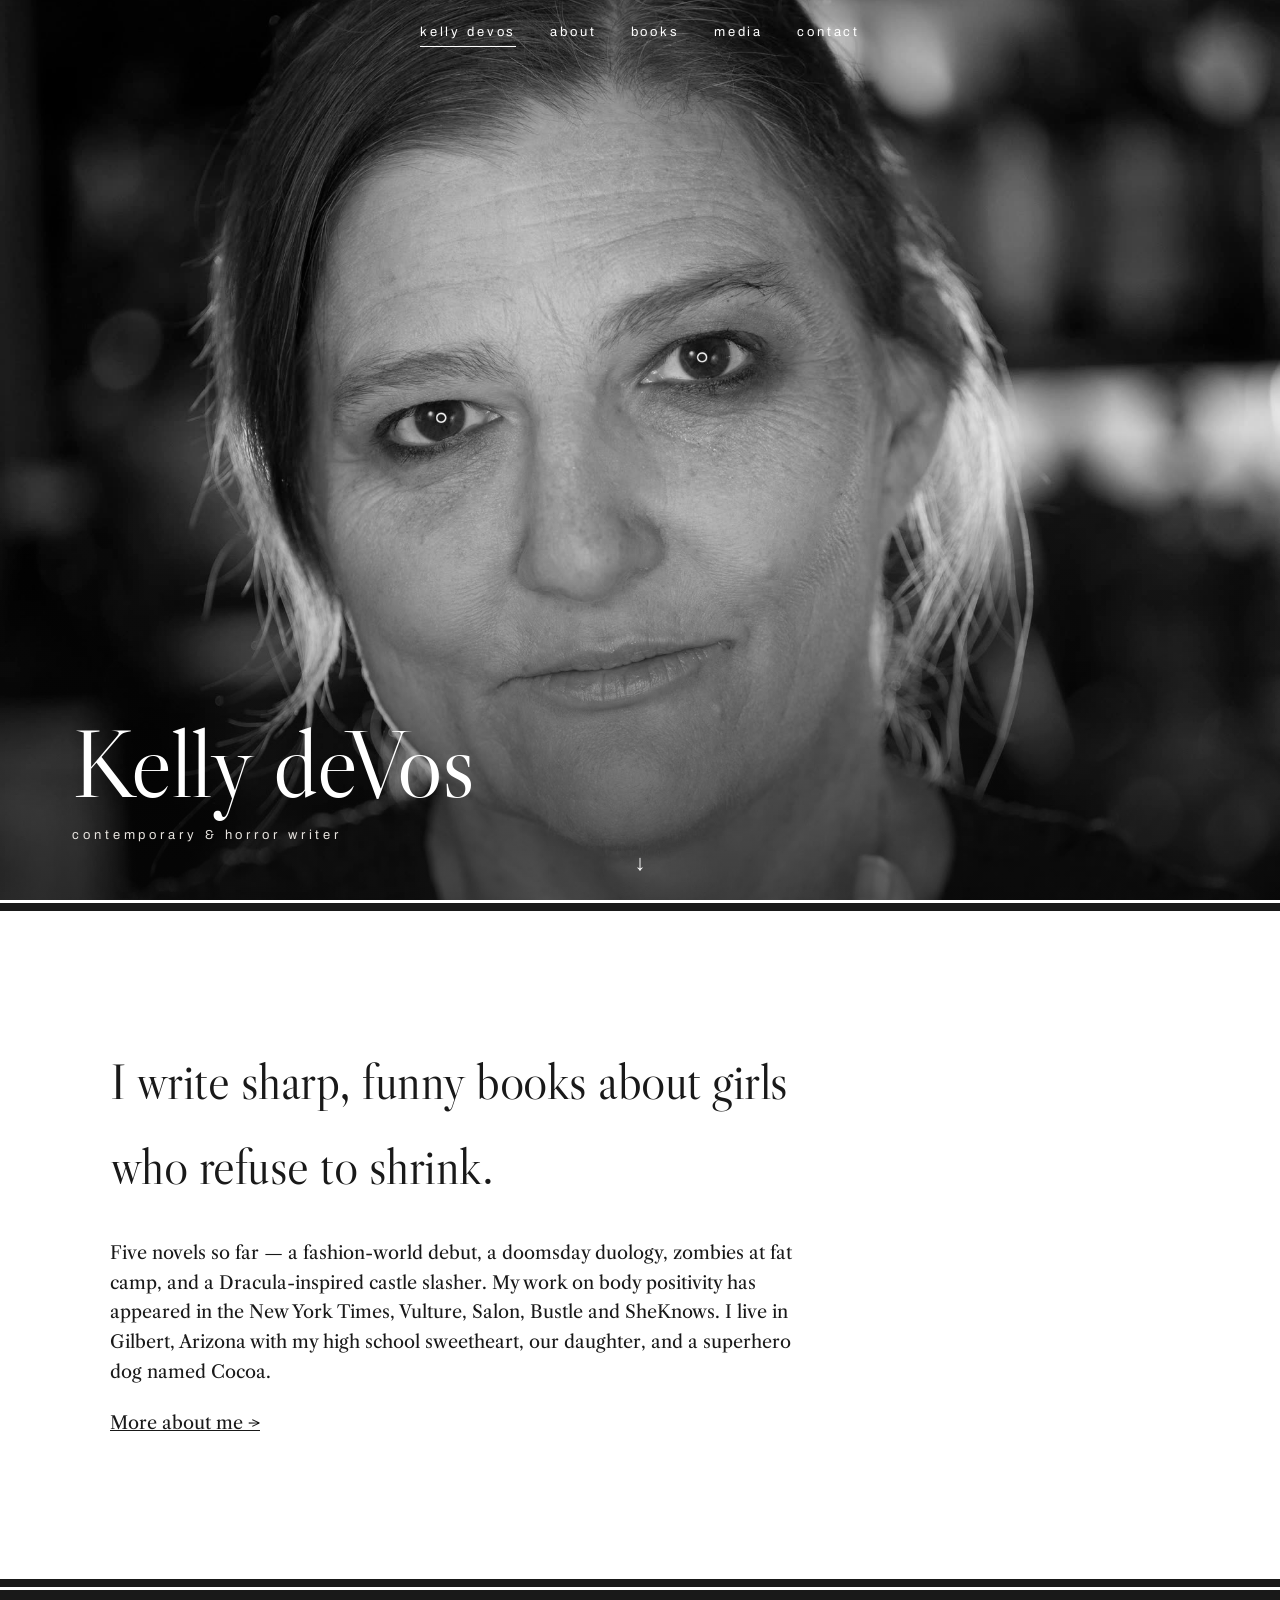
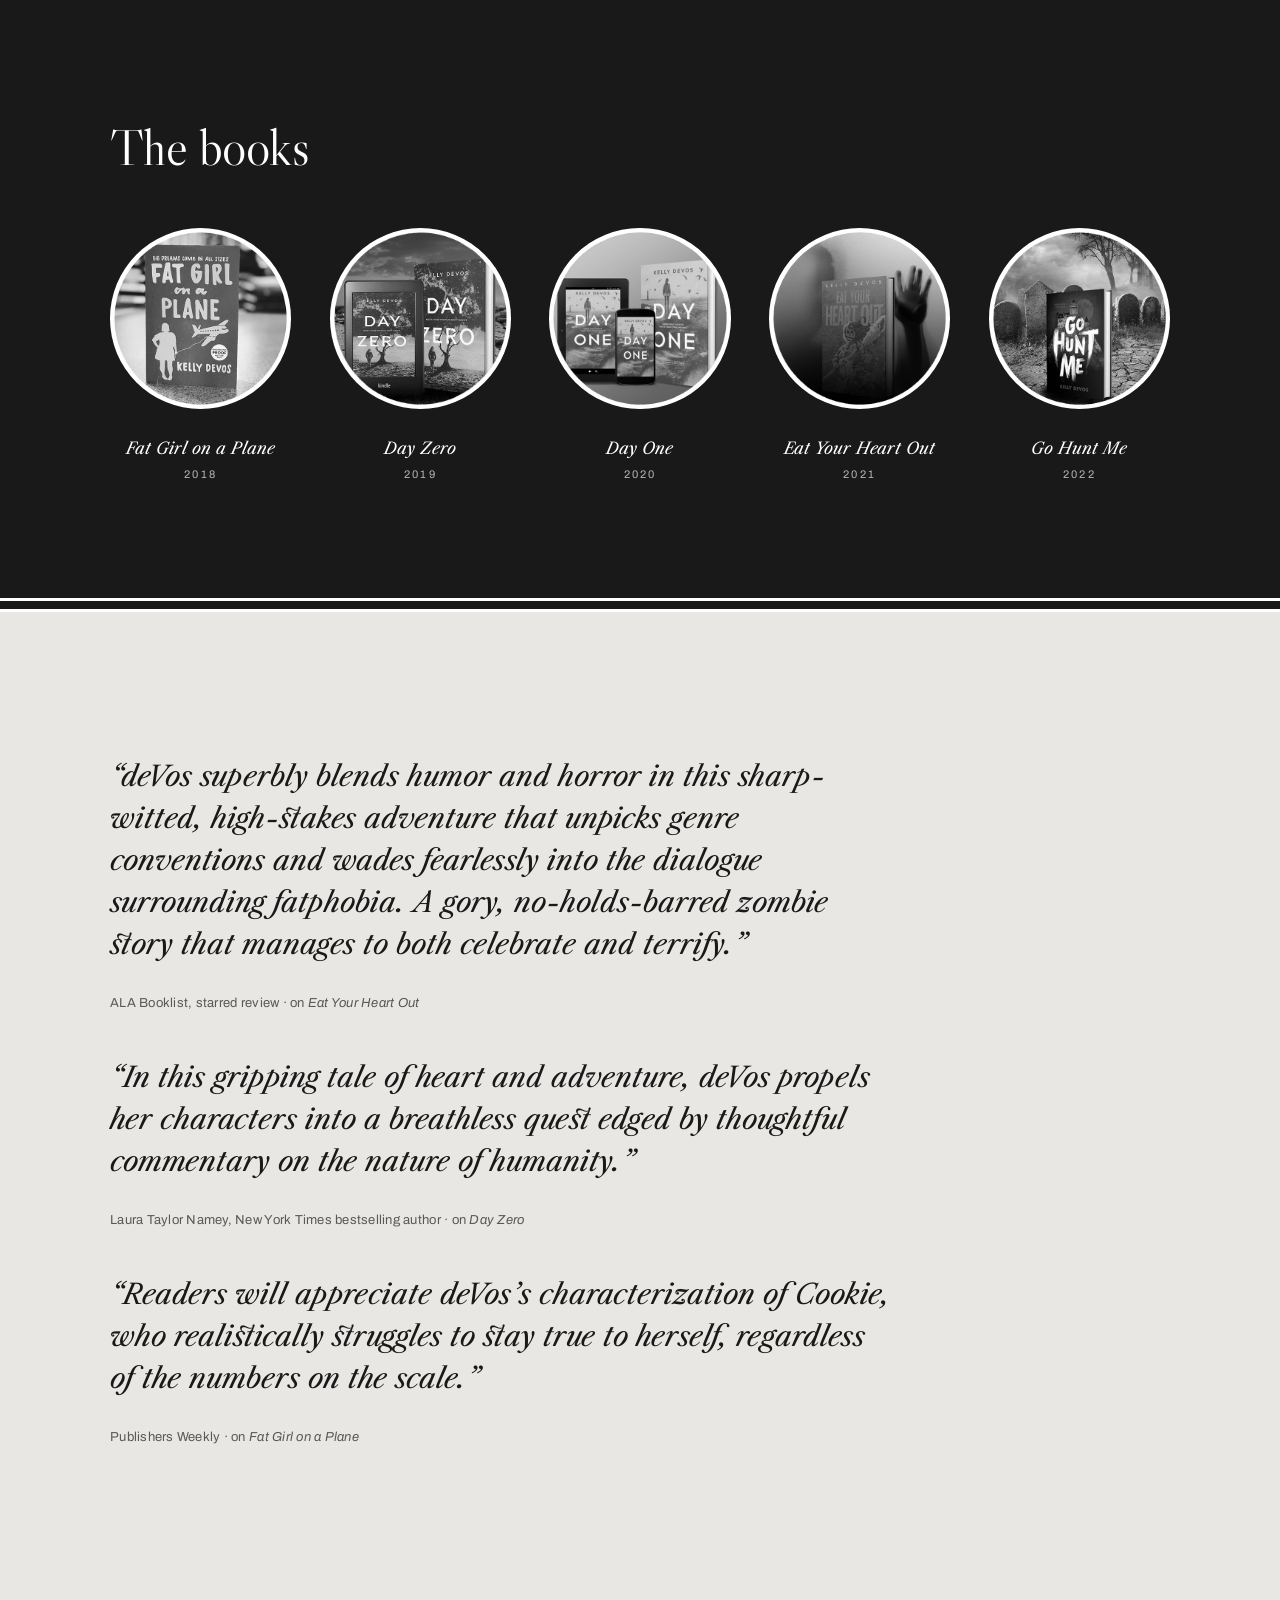
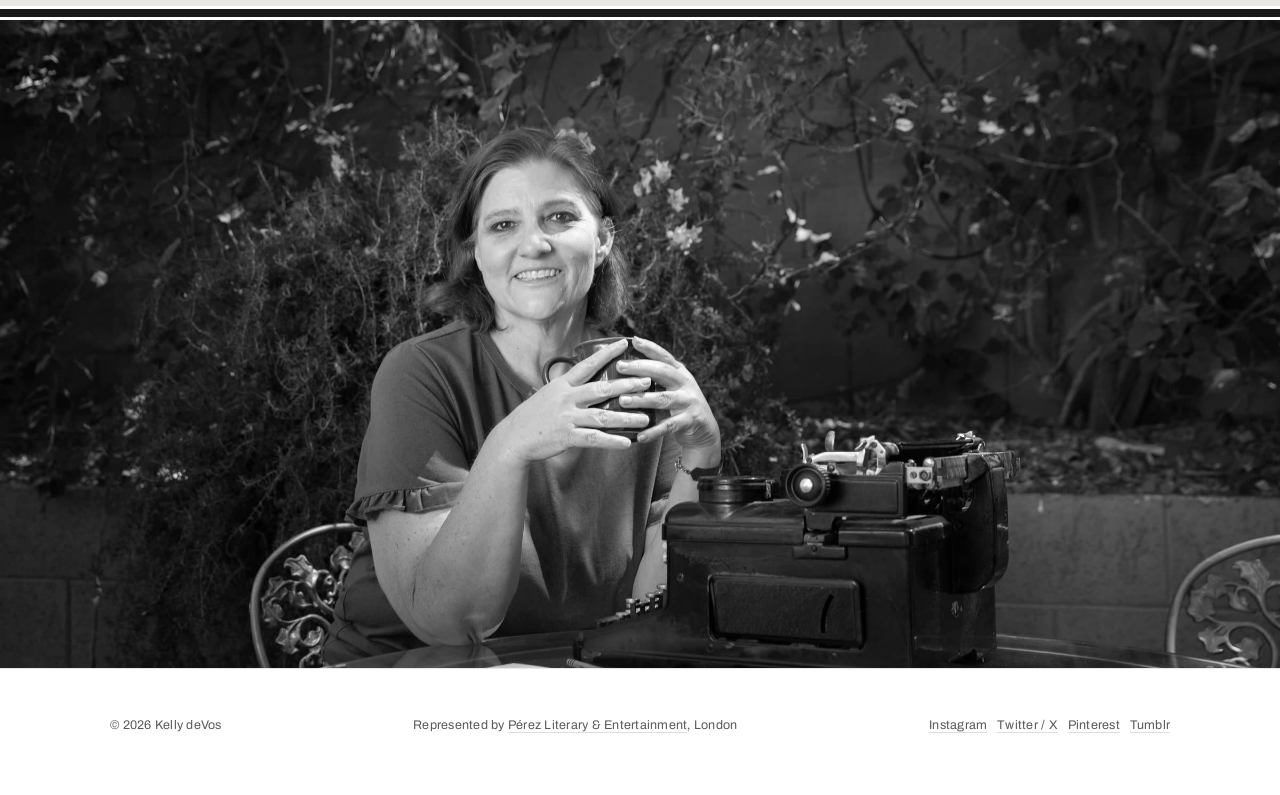
<file: docs/index.html>
<!DOCTYPE html>
<html lang="en">
<head>
<meta charset="utf-8">
<meta name="viewport" content="width=device-width, initial-scale=1">
<title>Kelly deVos — contemporary &amp; horror writer</title>
<meta name="description" content="Kelly deVos writes sharp, funny contemporary and horror fiction, including Fat Girl on a Plane, the Day Zero duology, Eat Your Heart Out, and Go Hunt Me.">
<meta property="og:title" content="Kelly deVos — contemporary &amp; horror writer">
<meta property="og:description" content="Kelly deVos writes sharp, funny contemporary and horror fiction, including Fat Girl on a Plane, the Day Zero duology, Eat Your Heart Out, and Go Hunt Me.">
<meta property="og:url" content="https://www.kellydevos.com/">
<meta property="og:image" content="https://www.kellydevos.com/images/hero-portrait-900.jpg">
<meta name="twitter:card" content="summary_large_image">
<link rel="icon" href="./favicon.svg" type="image/svg+xml">
<link rel="preconnect" href="https://fonts.googleapis.com">
<link rel="preconnect" href="https://fonts.gstatic.com" crossorigin>
<link href="https://fonts.googleapis.com/css2?family=Archivo:wght@400;500&family=Libre+Caslon+Display&family=Libre+Caslon+Text:ital@0;1&display=swap" rel="stylesheet">
<style>
:root { --paper:#ffffff; --ink:#191919; --band:#e9e7e4; --mid:#595959; color-scheme: light; }
* { box-sizing: border-box; }
html { scroll-behavior: smooth; }
body { margin:0; background:var(--paper); color:var(--ink);
  font: 18px/1.65 'Libre Caslon Text', Georgia, 'Times New Roman', serif; }
h1,h2,h3 { font-family:'Libre Caslon Display','Libre Caslon Text',Georgia,serif; font-weight:400; letter-spacing:-0.01em; }
a { color: inherit; }
img { max-width:100%; height:auto; }

/* nav: floats on the hero, inverts over light bands */
nav.site { position:fixed; inset:0 0 auto 0; z-index:20; display:flex; justify-content:center; gap:clamp(14px,3vw,34px);
  padding:22px 16px; font-family:Archivo,Helvetica,Arial,sans-serif; font-size:13px; letter-spacing:.22em; text-transform:lowercase;
  color:#fff; }
nav.site.blend { mix-blend-mode:difference; }
html:not(.js) nav.site { mix-blend-mode:difference; }
body.no-hero nav.site { mix-blend-mode:difference; }
nav.site a { color:inherit; text-decoration:none; padding-bottom:3px; border-bottom:1px solid transparent; }
nav.site a:hover, nav.site a[aria-current] { border-bottom-color:currentColor; }
body.no-hero nav.site { position:fixed; }

main { display:block; }
.band { padding: clamp(60px,9vw,120px) clamp(20px,6vw,72px); }
.seam { height:14px; background:var(--ink); border-block:3px solid var(--paper); }
.band.gray { background: var(--band); }
.band.black { background: var(--ink); color: var(--paper); }
.measure { max-width: 1060px; margin: 0 auto; }
.prose { max-width: 62ch; }
.prose p { margin: 0 0 1.2em; }
.label { font-family:Archivo,Helvetica,Arial,sans-serif; font-size:12px; letter-spacing:.24em; text-transform:uppercase; color:var(--mid); }
.pub, .by { font-family:Archivo,Helvetica,Arial,sans-serif; font-size:13px; letter-spacing:.02em; color:var(--mid); }
.band.black .pub { color:#b5b5b5; }
.band.black .label { color:#b5b5b5; }
h2.display { font-size: clamp(2rem,4.4vw,3.2rem); margin:.2em 0 .6em; }

/* hero */
.hero { position:relative; height:100svh; min-height:560px; overflow:hidden; background:var(--ink); }
.hero img { position:absolute; inset:0; width:100%; height:100%; object-fit:cover; object-position:62% 30%; filter:grayscale(1); }
.hero .scrim { position:absolute; inset:0; background:linear-gradient(to top, rgba(10,10,10,.55) 0%, rgba(10,10,10,0) 45%); }
.hero .title { position:absolute; left:clamp(20px,6vw,72px); bottom:clamp(28px,6vh,64px); color:#fff; }
.hero .title h1 { font-size:clamp(3rem,7.5vw,6rem); margin:0; line-height:1.02; }
.hero .title p { font-family:Archivo,Helvetica,Arial,sans-serif; font-size:13px; letter-spacing:.3em; text-transform:lowercase; margin:.9em 0 0; color:#e6e3de; }
.hero .cue { position:absolute; left:50%; bottom:18px; transform:translateX(-50%); color:#fff; text-decoration:none; font-size:22px; line-height:1; padding:8px 14px; }
.hero .cue:hover { transform:translateX(-50%) translateY(3px); }
@media (prefers-reduced-motion: reduce) { .hero .cue:hover { transform:translateX(-50%); } }

/* photo plate bands */
.plate { padding:0; height:min(72vh,680px); overflow:hidden; position:relative; background:var(--ink); }
.plate img { width:100%; height:100%; object-fit:cover; filter:grayscale(1); display:block; }

/* books shelf (home) */
.shelf { display:grid; grid-template-columns:repeat(auto-fit,minmax(150px,1fr)); gap:clamp(18px,3vw,40px); margin-top:2.4rem; }
.shelf a { text-decoration:none; text-align:center; display:block; }
.shelf img { width:100%; max-width:210px; border-radius:50%; filter:grayscale(1); transition:filter .12s ease-out, transform .12s ease-out; }
.shelf a:hover img, .shelf a:focus-visible img { filter:none; transform:translateY(-4px); }
.shelf .t { display:block; margin-top:1rem; font-size:1.02rem; font-style:italic; }
.shelf .y { display:block; margin-top:.2rem; font-family:Archivo,sans-serif; font-size:11px; letter-spacing:.2em; color:#b5b5b5; }

/* praise */
.praise blockquote { margin:0 0 2.6rem; padding:0; }
.praise .q { font-size:clamp(1.3rem,2.4vw,1.75rem); line-height:1.5; font-style:italic; max-width:28em; }
.praise .by { margin-top:.9rem; }
.praise .by { font-size:13px; }

/* books page */
.book { padding: clamp(60px,8vw,110px) clamp(20px,6vw,72px); }
.book:nth-of-type(even) { background:var(--band); }
.book .inner { max-width:1060px; margin:0 auto; display:grid; grid-template-columns:minmax(180px,260px) 1fr; gap:clamp(28px,5vw,64px); align-items:start; }
.book img.cover { width:100%; border-radius:50%; filter:grayscale(1); transition:filter .12s ease-out; }
.book:hover img.cover, .book:focus-within img.cover { filter:none; }
.book h2 { font-size:clamp(1.9rem,3.6vw,2.8rem); margin:0 0 .25em; }
.book .pub { margin:0 0 1.4rem; }
.book details { margin:.4rem 0 1.6rem; }
.book summary { cursor:pointer; font-family:Archivo,sans-serif; font-size:13px; letter-spacing:.04em; color:var(--mid); }
.book summary:hover { color:var(--ink); }
.linkrow { display:flex; flex-wrap:wrap; gap:.4rem 1.6rem; padding:0; margin:0 0 1rem; list-style:none;
  font-family:Archivo,sans-serif; font-size:13px; letter-spacing:.03em; }
.linkrow a { text-decoration:none; border-bottom:1px solid #00000033; padding-bottom:2px; }
.linkrow a:hover { border-bottom-color:var(--ink); }
.news { margin:.4rem 0 0; padding:0; list-style:none; }
.news li { padding:.45rem 0; border-top:1px solid #00000014; }
.news a { text-decoration:none; }
.news a:hover em { border-bottom:1px solid var(--ink); }
.news em { font-style:italic; }
.news .src { font-family:Archivo,sans-serif; font-size:11px; letter-spacing:.14em; text-transform:uppercase; color:var(--mid); margin-left:.6em; }

/* media page */
.presslist { margin:2rem 0 0; padding:0; list-style:none; max-width:46em; }
.presslist li { padding:1.1rem 0; border-top:1px solid #00000018; }
.presslist a { text-decoration:none; font-size:clamp(1.15rem,2vw,1.45rem); font-style:italic; line-height:1.5; }
.presslist a:hover { border-bottom:1px solid var(--ink); }
.presslist .src { display:block; margin-top:.3rem; text-transform:none; letter-spacing:.04em; }

/* about */
.about-grid { max-width:1060px; margin:0 auto; display:grid; grid-template-columns:minmax(220px,420px) 1fr; gap:clamp(28px,5vw,72px); align-items:start; }
.about-grid img { width:100%; filter:grayscale(1); }

/* contact */
.doors { display:grid; grid-template-columns:repeat(auto-fit,minmax(230px,1fr)); gap:clamp(24px,4vw,56px); margin-top:2.2rem; }
.doors h2 { font-size:1.3rem; margin:0 0 .6rem; font-family:'Libre Caslon Display',Georgia,serif; font-weight:400; }
.doors ul { margin:0; padding:0; list-style:none; }
.doors li { padding:.3rem 0; }
.doors a { text-decoration:none; border-bottom:1px solid #00000033; }
.doors a:hover { border-bottom-color:var(--ink); }

/* cta band */
.cta { text-align:center; }
.cta .btn { display:inline-block; margin-top:1.8rem; font-family:Archivo,sans-serif; font-size:13px; letter-spacing:.24em; text-transform:uppercase;
  color:var(--paper); border:1px solid var(--paper); padding:16px 34px; text-decoration:none; transition:background .2s ease-out,color .2s ease-out; }
.cta .btn:hover { background:var(--paper); color:var(--ink); }

footer.site { padding:46px clamp(20px,6vw,72px) 60px; border-top:1px solid #00000018; }
footer.site .measure { display:flex; flex-wrap:wrap; gap:14px 36px; justify-content:space-between; align-items:baseline; }
footer.site, footer.site a { font-family:Archivo,sans-serif; font-size:12.5px; letter-spacing:.02em; color:var(--mid); }
footer.site a { text-decoration:none; border-bottom:1px solid #00000022; }
footer.site a:hover { color:var(--ink); }

/* reveal: one slow fade-up per band, first reveal only */
html.js .reveal { opacity:0; transform:translateY(18px); transition:opacity .7s ease-out, transform .7s ease-out; }
html.js .reveal.in { opacity:1; transform:none; }
@media (prefers-reduced-motion: reduce) {
  html.js .reveal { opacity:1; transform:none; transition:none; }
  html { scroll-behavior:auto; }
  .shelf img, .book img.cover { transition:none; }
}
:focus-visible { outline:2px solid var(--ink); outline-offset:3px; border-radius:2px; }
.band.black :focus-visible, .hero :focus-visible, nav.site :focus-visible { outline-color:#fff; }
::selection { background:var(--ink); color:var(--paper); }

@media (max-width: 760px) {
  .book .inner, .about-grid { grid-template-columns:1fr; }
  .book img.cover { max-width:240px; }
  .hero img { object-position:60% 22%; }
  nav.site { gap:14px; font-size:12px; letter-spacing:.16em; }
  .shelf { grid-template-columns:repeat(2,1fr); }
  .shelf a:nth-child(5) { grid-column:1 / -1; max-width:230px; margin:0 auto; }
}
</style>
</head>
<body>
<nav class="site" aria-label="Site">
  <a href="./" aria-current="page">kelly deVos</a>
  <a href="./about/" >about</a>
  <a href="./my-books/" >books</a>
  <a href="./media/" >media</a>
  <a href="./contact-me/" >contact</a>
</nav>
<main>

<header class="hero">
  <img src="./images/hero-portrait-2000.jpg" srcset="./images/hero-portrait-900.jpg 900w, ./images/hero-portrait-2000.jpg 2000w" sizes="100vw" alt="Kelly deVos, photographed in black and white" fetchpriority="high">
  <div class="scrim"></div>
  <div class="title">
    <h1>Kelly deVos</h1>
    <p>contemporary &amp; horror writer</p>
  </div>
  <a class="cue" href="#hello" aria-label="Scroll to introduction">&darr;</a>
</header>

<div class="seam" aria-hidden="true"></div><section class="band" id="hello">
  <div class="measure reveal">
    <div class="prose">
      <h2 class="display">I write sharp, funny books about girls who refuse to shrink.</h2>
      <p>Five novels so far &mdash; a fashion-world debut, a doomsday duology, zombies at
      fat camp, and a Dracula-inspired castle slasher. My work on body positivity has
      appeared in the New York Times, Vulture, Salon, Bustle and SheKnows. I live in
      Gilbert, Arizona with my high school sweetheart, our daughter, and a superhero
      dog named Cocoa.</p>
      <p><a href="./about/">More about me &rarr;</a></p>
    </div>
  </div>
</section>

<div class="seam" aria-hidden="true"></div><section class="band black">
  <div class="measure reveal">
    <h2 class="display" style="margin-top:0">The books</h2>
    <div class="shelf">
      <a href="./my-books/#fat-girl-on-a-plane">
        <img src="./files/fgoap_circle.jpg" alt="Fat Girl on a Plane cover art" loading="lazy" width="300" height="300">
        <span class="t">Fat Girl on a Plane</span><span class="y">2018</span>
      </a>
<a href="./my-books/#day-zero">
        <img src="./files/dz_circle.jpg" alt="Day Zero cover art" loading="lazy" width="300" height="300">
        <span class="t">Day Zero</span><span class="y">2019</span>
      </a>
<a href="./my-books/#day-one">
        <img src="./files/do_circle.jpg" alt="Day One cover art" loading="lazy" width="300" height="300">
        <span class="t">Day One</span><span class="y">2020</span>
      </a>
<a href="./my-books/#eat-your-heart-out">
        <img src="./files/eyho_circle.jpg" alt="Eat Your Heart Out cover art" loading="lazy" width="300" height="300">
        <span class="t">Eat Your Heart Out</span><span class="y">2021</span>
      </a>
<a href="./my-books/#go-hunt-me">
        <img src="./files/GHM_CIRCLE.jpg" alt="Go Hunt Me cover art" loading="lazy" width="300" height="300">
        <span class="t">Go Hunt Me</span><span class="y">2022</span>
      </a>
    </div>
  </div>
</section>

<div class="seam" aria-hidden="true"></div><section class="band gray praise">
  <div class="measure reveal">
    <blockquote>
      <p class="q">&ldquo;deVos superbly blends humor and horror in this sharp-witted, high-stakes adventure that unpicks genre conventions and wades fearlessly into the dialogue surrounding fatphobia. A gory, no-holds-barred zombie story that manages to both celebrate and terrify.&rdquo;</p>
      <p class="by">ALA Booklist, starred review &middot; on <em>Eat Your Heart Out</em></p>
    </blockquote>
<blockquote>
      <p class="q">&ldquo;In this gripping tale of heart and adventure, deVos propels her characters into a breathless quest edged by thoughtful commentary on the nature of humanity.&rdquo;</p>
      <p class="by">Laura Taylor Namey, New York Times bestselling author &middot; on <em>Day Zero</em></p>
    </blockquote>
<blockquote>
      <p class="q">&ldquo;Readers will appreciate deVos’s characterization of Cookie, who realistically struggles to stay true to herself, regardless of the numbers on the scale.&rdquo;</p>
      <p class="by">Publishers Weekly &middot; on <em>Fat Girl on a Plane</em></p>
    </blockquote>
  </div>
</section>

<div class="seam" aria-hidden="true"></div><section class="plate">
  <img src="./images/band-typewriter-2400.jpg" alt="Kelly at a patio table with a vintage typewriter" loading="lazy">
</section>


</main>
<footer class="site">
  <div class="measure reveal">
    <span>&copy; 2026 Kelly deVos</span>
    <span>Represented by <a href="https://www.perezliterary.com/">P&eacute;rez Literary &amp; Entertainment</a>, London</span>
    <span><a href="https://www.instagram.com/kellydevos/">Instagram</a> &nbsp; <a href="https://twitter.com/KdeVosAuthor">Twitter / X</a> &nbsp; <a href="https://www.pinterest.com/kellydevos/">Pinterest</a> &nbsp; <a href="http://kellydevosauthor.tumblr.com">Tumblr</a></span>
    
  </div>
</footer>
<script>
(function(){
  document.documentElement.classList.add('js');
  var nav=document.querySelector('nav.site');
  var hero=document.querySelector('.hero');
  if(nav&&hero&&'IntersectionObserver' in window){
    new IntersectionObserver(function(e){
      nav.classList.toggle('blend', !e[0].isIntersecting);
    },{rootMargin:'-40px 0px 0px 0px'}).observe(hero);
  } else if(nav){ nav.classList.add('blend'); }
  var rm=matchMedia('(prefers-reduced-motion: reduce)').matches;
  var els=document.querySelectorAll('.reveal');
  if(rm||!('IntersectionObserver' in window)){ els.forEach(function(el){el.classList.add('in');}); return; }
  var io=new IntersectionObserver(function(entries){
    entries.forEach(function(en){ if(en.isIntersecting){ en.target.classList.add('in'); io.unobserve(en.target); } });
  },{threshold:.12});
  els.forEach(function(el){ io.observe(el); });
})();
</script>
</body>
</html>
</file>
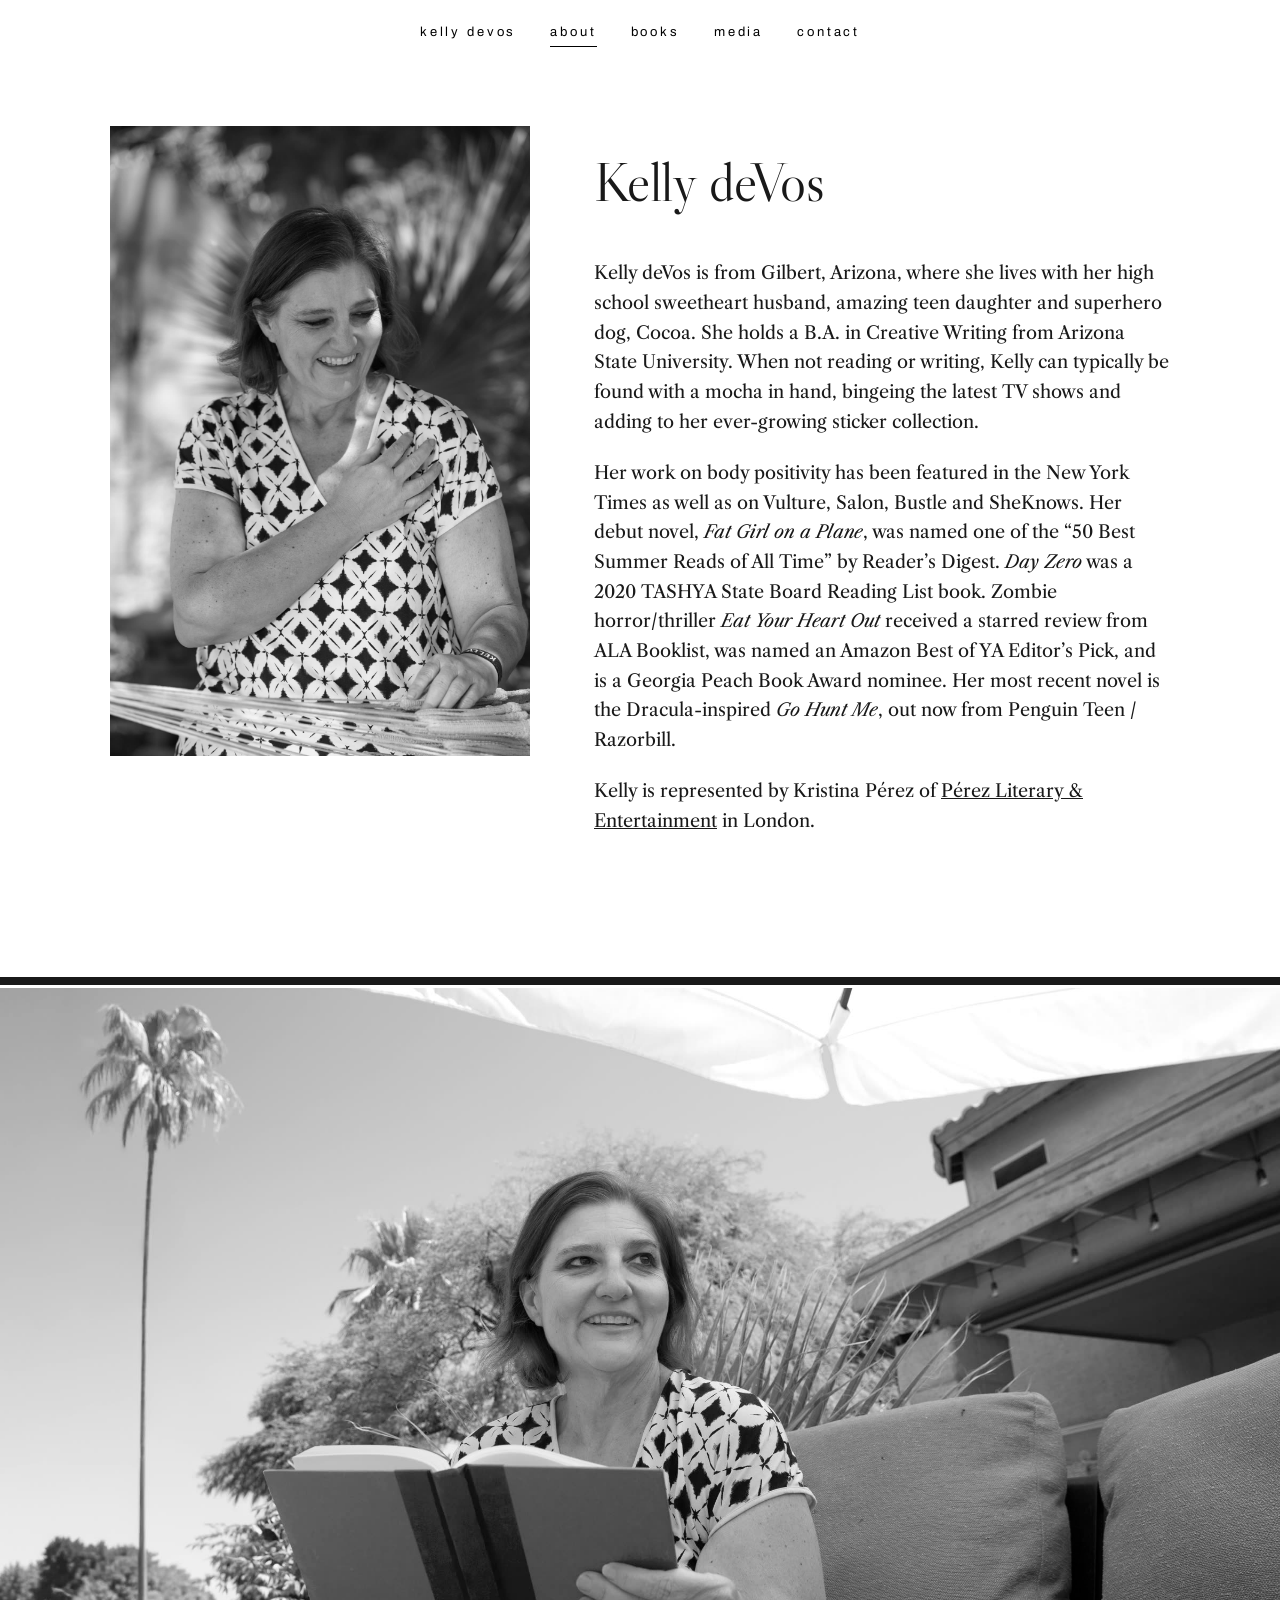
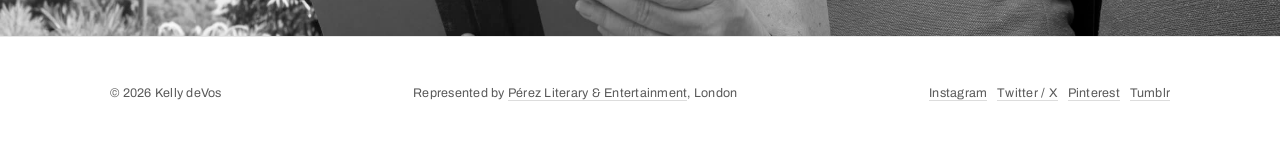
<file: docs/about/index.html>
<!DOCTYPE html>
<html lang="en">
<head>
<meta charset="utf-8">
<meta name="viewport" content="width=device-width, initial-scale=1">
<title>About — Kelly deVos</title>
<meta name="description" content="Kelly deVos: Arizona writer of contemporary fiction and horror, and body-positivity essayist.">
<meta property="og:title" content="About — Kelly deVos">
<meta property="og:description" content="Kelly deVos: Arizona writer of contemporary fiction and horror, and body-positivity essayist.">
<meta property="og:url" content="https://www.kellydevos.com/about/">
<meta property="og:image" content="https://www.kellydevos.com/images/hero-portrait-900.jpg">
<meta name="twitter:card" content="summary_large_image">
<link rel="icon" href="../favicon.svg" type="image/svg+xml">
<link rel="preconnect" href="https://fonts.googleapis.com">
<link rel="preconnect" href="https://fonts.gstatic.com" crossorigin>
<link href="https://fonts.googleapis.com/css2?family=Archivo:wght@400;500&family=Libre+Caslon+Display&family=Libre+Caslon+Text:ital@0;1&display=swap" rel="stylesheet">
<style>
:root { --paper:#ffffff; --ink:#191919; --band:#e9e7e4; --mid:#595959; color-scheme: light; }
* { box-sizing: border-box; }
html { scroll-behavior: smooth; }
body { margin:0; background:var(--paper); color:var(--ink);
  font: 18px/1.65 'Libre Caslon Text', Georgia, 'Times New Roman', serif; }
h1,h2,h3 { font-family:'Libre Caslon Display','Libre Caslon Text',Georgia,serif; font-weight:400; letter-spacing:-0.01em; }
a { color: inherit; }
img { max-width:100%; height:auto; }

/* nav: floats on the hero, inverts over light bands */
nav.site { position:fixed; inset:0 0 auto 0; z-index:20; display:flex; justify-content:center; gap:clamp(14px,3vw,34px);
  padding:22px 16px; font-family:Archivo,Helvetica,Arial,sans-serif; font-size:13px; letter-spacing:.22em; text-transform:lowercase;
  color:#fff; }
nav.site.blend { mix-blend-mode:difference; }
html:not(.js) nav.site { mix-blend-mode:difference; }
body.no-hero nav.site { mix-blend-mode:difference; }
nav.site a { color:inherit; text-decoration:none; padding-bottom:3px; border-bottom:1px solid transparent; }
nav.site a:hover, nav.site a[aria-current] { border-bottom-color:currentColor; }
body.no-hero nav.site { position:fixed; }

main { display:block; }
.band { padding: clamp(60px,9vw,120px) clamp(20px,6vw,72px); }
.seam { height:14px; background:var(--ink); border-block:3px solid var(--paper); }
.band.gray { background: var(--band); }
.band.black { background: var(--ink); color: var(--paper); }
.measure { max-width: 1060px; margin: 0 auto; }
.prose { max-width: 62ch; }
.prose p { margin: 0 0 1.2em; }
.label { font-family:Archivo,Helvetica,Arial,sans-serif; font-size:12px; letter-spacing:.24em; text-transform:uppercase; color:var(--mid); }
.pub, .by { font-family:Archivo,Helvetica,Arial,sans-serif; font-size:13px; letter-spacing:.02em; color:var(--mid); }
.band.black .pub { color:#b5b5b5; }
.band.black .label { color:#b5b5b5; }
h2.display { font-size: clamp(2rem,4.4vw,3.2rem); margin:.2em 0 .6em; }

/* hero */
.hero { position:relative; height:100svh; min-height:560px; overflow:hidden; background:var(--ink); }
.hero img { position:absolute; inset:0; width:100%; height:100%; object-fit:cover; object-position:62% 30%; filter:grayscale(1); }
.hero .scrim { position:absolute; inset:0; background:linear-gradient(to top, rgba(10,10,10,.55) 0%, rgba(10,10,10,0) 45%); }
.hero .title { position:absolute; left:clamp(20px,6vw,72px); bottom:clamp(28px,6vh,64px); color:#fff; }
.hero .title h1 { font-size:clamp(3rem,7.5vw,6rem); margin:0; line-height:1.02; }
.hero .title p { font-family:Archivo,Helvetica,Arial,sans-serif; font-size:13px; letter-spacing:.3em; text-transform:lowercase; margin:.9em 0 0; color:#e6e3de; }
.hero .cue { position:absolute; left:50%; bottom:18px; transform:translateX(-50%); color:#fff; text-decoration:none; font-size:22px; line-height:1; padding:8px 14px; }
.hero .cue:hover { transform:translateX(-50%) translateY(3px); }
@media (prefers-reduced-motion: reduce) { .hero .cue:hover { transform:translateX(-50%); } }

/* photo plate bands */
.plate { padding:0; height:min(72vh,680px); overflow:hidden; position:relative; background:var(--ink); }
.plate img { width:100%; height:100%; object-fit:cover; filter:grayscale(1); display:block; }

/* books shelf (home) */
.shelf { display:grid; grid-template-columns:repeat(auto-fit,minmax(150px,1fr)); gap:clamp(18px,3vw,40px); margin-top:2.4rem; }
.shelf a { text-decoration:none; text-align:center; display:block; }
.shelf img { width:100%; max-width:210px; border-radius:50%; filter:grayscale(1); transition:filter .12s ease-out, transform .12s ease-out; }
.shelf a:hover img, .shelf a:focus-visible img { filter:none; transform:translateY(-4px); }
.shelf .t { display:block; margin-top:1rem; font-size:1.02rem; font-style:italic; }
.shelf .y { display:block; margin-top:.2rem; font-family:Archivo,sans-serif; font-size:11px; letter-spacing:.2em; color:#b5b5b5; }

/* praise */
.praise blockquote { margin:0 0 2.6rem; padding:0; }
.praise .q { font-size:clamp(1.3rem,2.4vw,1.75rem); line-height:1.5; font-style:italic; max-width:28em; }
.praise .by { margin-top:.9rem; }
.praise .by { font-size:13px; }

/* books page */
.book { padding: clamp(60px,8vw,110px) clamp(20px,6vw,72px); }
.book:nth-of-type(even) { background:var(--band); }
.book .inner { max-width:1060px; margin:0 auto; display:grid; grid-template-columns:minmax(180px,260px) 1fr; gap:clamp(28px,5vw,64px); align-items:start; }
.book img.cover { width:100%; border-radius:50%; filter:grayscale(1); transition:filter .12s ease-out; }
.book:hover img.cover, .book:focus-within img.cover { filter:none; }
.book h2 { font-size:clamp(1.9rem,3.6vw,2.8rem); margin:0 0 .25em; }
.book .pub { margin:0 0 1.4rem; }
.book details { margin:.4rem 0 1.6rem; }
.book summary { cursor:pointer; font-family:Archivo,sans-serif; font-size:13px; letter-spacing:.04em; color:var(--mid); }
.book summary:hover { color:var(--ink); }
.linkrow { display:flex; flex-wrap:wrap; gap:.4rem 1.6rem; padding:0; margin:0 0 1rem; list-style:none;
  font-family:Archivo,sans-serif; font-size:13px; letter-spacing:.03em; }
.linkrow a { text-decoration:none; border-bottom:1px solid #00000033; padding-bottom:2px; }
.linkrow a:hover { border-bottom-color:var(--ink); }
.news { margin:.4rem 0 0; padding:0; list-style:none; }
.news li { padding:.45rem 0; border-top:1px solid #00000014; }
.news a { text-decoration:none; }
.news a:hover em { border-bottom:1px solid var(--ink); }
.news em { font-style:italic; }
.news .src { font-family:Archivo,sans-serif; font-size:11px; letter-spacing:.14em; text-transform:uppercase; color:var(--mid); margin-left:.6em; }

/* media page */
.presslist { margin:2rem 0 0; padding:0; list-style:none; max-width:46em; }
.presslist li { padding:1.1rem 0; border-top:1px solid #00000018; }
.presslist a { text-decoration:none; font-size:clamp(1.15rem,2vw,1.45rem); font-style:italic; line-height:1.5; }
.presslist a:hover { border-bottom:1px solid var(--ink); }
.presslist .src { display:block; margin-top:.3rem; text-transform:none; letter-spacing:.04em; }

/* about */
.about-grid { max-width:1060px; margin:0 auto; display:grid; grid-template-columns:minmax(220px,420px) 1fr; gap:clamp(28px,5vw,72px); align-items:start; }
.about-grid img { width:100%; filter:grayscale(1); }

/* contact */
.doors { display:grid; grid-template-columns:repeat(auto-fit,minmax(230px,1fr)); gap:clamp(24px,4vw,56px); margin-top:2.2rem; }
.doors h2 { font-size:1.3rem; margin:0 0 .6rem; font-family:'Libre Caslon Display',Georgia,serif; font-weight:400; }
.doors ul { margin:0; padding:0; list-style:none; }
.doors li { padding:.3rem 0; }
.doors a { text-decoration:none; border-bottom:1px solid #00000033; }
.doors a:hover { border-bottom-color:var(--ink); }

/* cta band */
.cta { text-align:center; }
.cta .btn { display:inline-block; margin-top:1.8rem; font-family:Archivo,sans-serif; font-size:13px; letter-spacing:.24em; text-transform:uppercase;
  color:var(--paper); border:1px solid var(--paper); padding:16px 34px; text-decoration:none; transition:background .2s ease-out,color .2s ease-out; }
.cta .btn:hover { background:var(--paper); color:var(--ink); }

footer.site { padding:46px clamp(20px,6vw,72px) 60px; border-top:1px solid #00000018; }
footer.site .measure { display:flex; flex-wrap:wrap; gap:14px 36px; justify-content:space-between; align-items:baseline; }
footer.site, footer.site a { font-family:Archivo,sans-serif; font-size:12.5px; letter-spacing:.02em; color:var(--mid); }
footer.site a { text-decoration:none; border-bottom:1px solid #00000022; }
footer.site a:hover { color:var(--ink); }

/* reveal: one slow fade-up per band, first reveal only */
html.js .reveal { opacity:0; transform:translateY(18px); transition:opacity .7s ease-out, transform .7s ease-out; }
html.js .reveal.in { opacity:1; transform:none; }
@media (prefers-reduced-motion: reduce) {
  html.js .reveal { opacity:1; transform:none; transition:none; }
  html { scroll-behavior:auto; }
  .shelf img, .book img.cover { transition:none; }
}
:focus-visible { outline:2px solid var(--ink); outline-offset:3px; border-radius:2px; }
.band.black :focus-visible, .hero :focus-visible, nav.site :focus-visible { outline-color:#fff; }
::selection { background:var(--ink); color:var(--paper); }

@media (max-width: 760px) {
  .book .inner, .about-grid { grid-template-columns:1fr; }
  .book img.cover { max-width:240px; }
  .hero img { object-position:60% 22%; }
  nav.site { gap:14px; font-size:12px; letter-spacing:.16em; }
  .shelf { grid-template-columns:repeat(2,1fr); }
  .shelf a:nth-child(5) { grid-column:1 / -1; max-width:230px; margin:0 auto; }
}
</style>
</head>
<body class="no-hero">
<nav class="site" aria-label="Site">
  <a href="../" >kelly deVos</a>
  <a href="../about/" aria-current="page">about</a>
  <a href="../my-books/" >books</a>
  <a href="../media/" >media</a>
  <a href="../contact-me/" >contact</a>
</nav>
<main>

<section class="band" style="padding-top:clamp(110px,14vh,150px)">
  <div class="about-grid reveal">
    <img src="../images/about-laughing-1400.jpg" alt="Kelly deVos laughing, black and white" width="700" height="1050">
    <div class="prose">
      <h1 class="display" style="font-size:clamp(2.2rem,4.6vw,3.4rem);margin:.2em 0 .6em">Kelly deVos</h1>
      <p>Kelly deVos is from Gilbert, Arizona, where she lives with her high school
      sweetheart husband, amazing teen daughter and superhero dog, Cocoa. She holds a
      B.A. in Creative Writing from Arizona State University. When not reading or
      writing, Kelly can typically be found with a mocha in hand, bingeing the latest
      TV shows and adding to her ever-growing sticker collection.</p>
      <p>Her work on body positivity has been featured in the New York Times as well as
      on Vulture, Salon, Bustle and SheKnows. Her debut novel, <em>Fat Girl on a
      Plane</em>, was named one of the &ldquo;50 Best Summer Reads of All Time&rdquo; by
      Reader&rsquo;s Digest. <em>Day Zero</em> was a 2020 TASHYA State Board Reading
      List book. Zombie horror/thriller <em>Eat Your Heart Out</em> received a starred
      review from ALA Booklist, was named an Amazon Best of YA Editor&rsquo;s Pick, and
      is a Georgia Peach Book Award nominee. Her most recent novel is the
      Dracula-inspired <em>Go Hunt Me</em>, out now from Penguin Teen / Razorbill.</p>
      <p>Kelly is represented by Kristina P&eacute;rez of
      <a href="https://www.perezliterary.com/">P&eacute;rez Literary &amp; Entertainment</a> in London.</p>
      
    </div>
  </div>
</section>
<div class="seam" aria-hidden="true"></div><section class="plate">
  <img src="../images/band-reading-2400.jpg" alt="Kelly reading under a patio umbrella" loading="lazy">
</section>

</main>
<footer class="site">
  <div class="measure reveal">
    <span>&copy; 2026 Kelly deVos</span>
    <span>Represented by <a href="https://www.perezliterary.com/">P&eacute;rez Literary &amp; Entertainment</a>, London</span>
    <span><a href="https://www.instagram.com/kellydevos/">Instagram</a> &nbsp; <a href="https://twitter.com/KdeVosAuthor">Twitter / X</a> &nbsp; <a href="https://www.pinterest.com/kellydevos/">Pinterest</a> &nbsp; <a href="http://kellydevosauthor.tumblr.com">Tumblr</a></span>
    
  </div>
</footer>
<script>
(function(){
  document.documentElement.classList.add('js');
  var nav=document.querySelector('nav.site');
  var hero=document.querySelector('.hero');
  if(nav&&hero&&'IntersectionObserver' in window){
    new IntersectionObserver(function(e){
      nav.classList.toggle('blend', !e[0].isIntersecting);
    },{rootMargin:'-40px 0px 0px 0px'}).observe(hero);
  } else if(nav){ nav.classList.add('blend'); }
  var rm=matchMedia('(prefers-reduced-motion: reduce)').matches;
  var els=document.querySelectorAll('.reveal');
  if(rm||!('IntersectionObserver' in window)){ els.forEach(function(el){el.classList.add('in');}); return; }
  var io=new IntersectionObserver(function(entries){
    entries.forEach(function(en){ if(en.isIntersecting){ en.target.classList.add('in'); io.unobserve(en.target); } });
  },{threshold:.12});
  els.forEach(function(el){ io.observe(el); });
})();
</script>
</body>
</html>
</file>
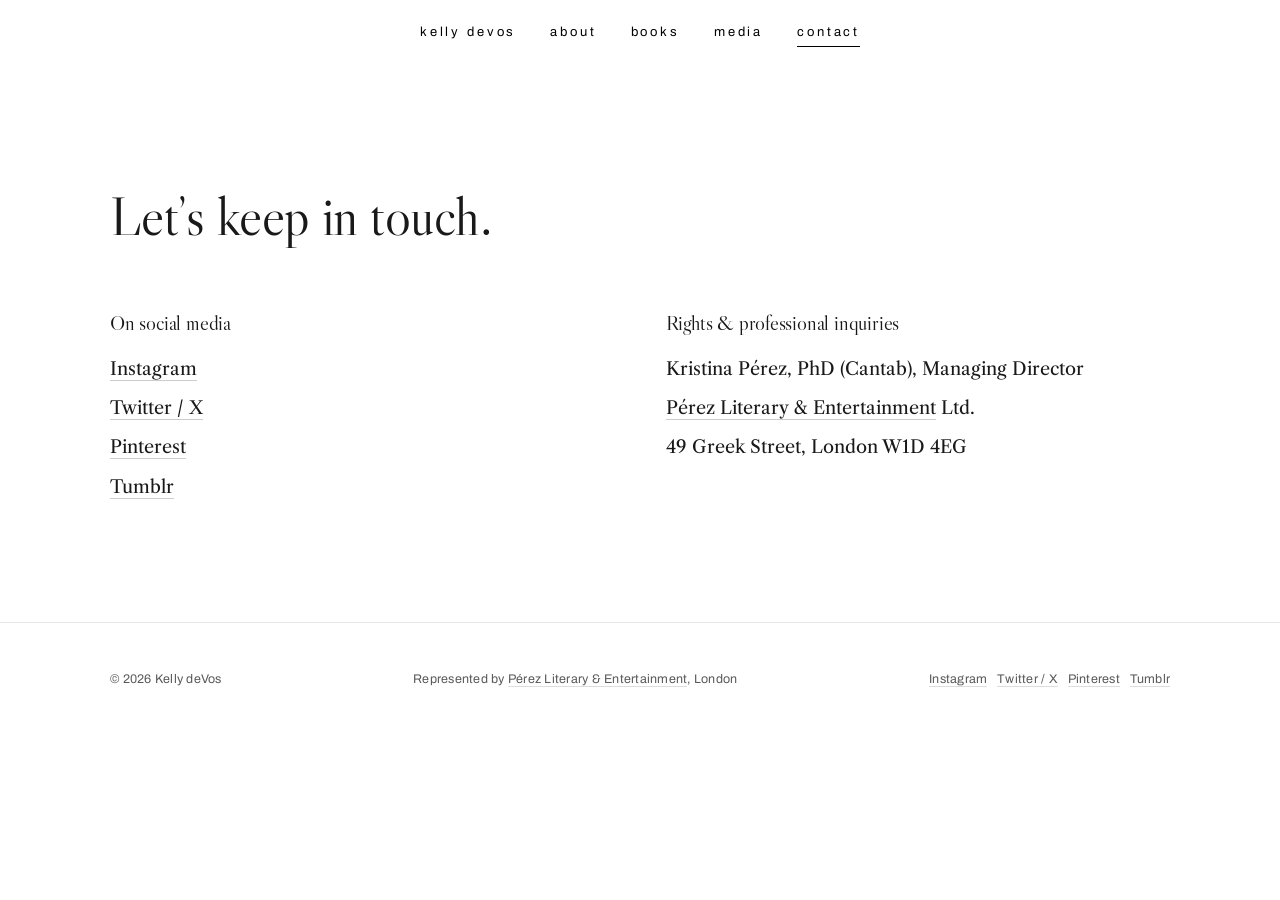
<file: docs/contact-me/index.html>
<!DOCTYPE html>
<html lang="en">
<head>
<meta charset="utf-8">
<meta name="viewport" content="width=device-width, initial-scale=1">
<title>Contact — Kelly deVos</title>
<meta name="description" content="Reach Kelly deVos on social media, or contact Pérez Literary &amp; Entertainment for rights and professional inquiries.">
<meta property="og:title" content="Contact — Kelly deVos">
<meta property="og:description" content="Reach Kelly deVos on social media, or contact Pérez Literary &amp; Entertainment for rights and professional inquiries.">
<meta property="og:url" content="https://www.kellydevos.com/contact-me/">
<meta property="og:image" content="https://www.kellydevos.com/images/hero-portrait-900.jpg">
<meta name="twitter:card" content="summary_large_image">
<link rel="icon" href="../favicon.svg" type="image/svg+xml">
<link rel="preconnect" href="https://fonts.googleapis.com">
<link rel="preconnect" href="https://fonts.gstatic.com" crossorigin>
<link href="https://fonts.googleapis.com/css2?family=Archivo:wght@400;500&family=Libre+Caslon+Display&family=Libre+Caslon+Text:ital@0;1&display=swap" rel="stylesheet">
<style>
:root { --paper:#ffffff; --ink:#191919; --band:#e9e7e4; --mid:#595959; color-scheme: light; }
* { box-sizing: border-box; }
html { scroll-behavior: smooth; }
body { margin:0; background:var(--paper); color:var(--ink);
  font: 18px/1.65 'Libre Caslon Text', Georgia, 'Times New Roman', serif; }
h1,h2,h3 { font-family:'Libre Caslon Display','Libre Caslon Text',Georgia,serif; font-weight:400; letter-spacing:-0.01em; }
a { color: inherit; }
img { max-width:100%; height:auto; }

/* nav: floats on the hero, inverts over light bands */
nav.site { position:fixed; inset:0 0 auto 0; z-index:20; display:flex; justify-content:center; gap:clamp(14px,3vw,34px);
  padding:22px 16px; font-family:Archivo,Helvetica,Arial,sans-serif; font-size:13px; letter-spacing:.22em; text-transform:lowercase;
  color:#fff; }
nav.site.blend { mix-blend-mode:difference; }
html:not(.js) nav.site { mix-blend-mode:difference; }
body.no-hero nav.site { mix-blend-mode:difference; }
nav.site a { color:inherit; text-decoration:none; padding-bottom:3px; border-bottom:1px solid transparent; }
nav.site a:hover, nav.site a[aria-current] { border-bottom-color:currentColor; }
body.no-hero nav.site { position:fixed; }

main { display:block; }
.band { padding: clamp(60px,9vw,120px) clamp(20px,6vw,72px); }
.seam { height:14px; background:var(--ink); border-block:3px solid var(--paper); }
.band.gray { background: var(--band); }
.band.black { background: var(--ink); color: var(--paper); }
.measure { max-width: 1060px; margin: 0 auto; }
.prose { max-width: 62ch; }
.prose p { margin: 0 0 1.2em; }
.label { font-family:Archivo,Helvetica,Arial,sans-serif; font-size:12px; letter-spacing:.24em; text-transform:uppercase; color:var(--mid); }
.pub, .by { font-family:Archivo,Helvetica,Arial,sans-serif; font-size:13px; letter-spacing:.02em; color:var(--mid); }
.band.black .pub { color:#b5b5b5; }
.band.black .label { color:#b5b5b5; }
h2.display { font-size: clamp(2rem,4.4vw,3.2rem); margin:.2em 0 .6em; }

/* hero */
.hero { position:relative; height:100svh; min-height:560px; overflow:hidden; background:var(--ink); }
.hero img { position:absolute; inset:0; width:100%; height:100%; object-fit:cover; object-position:62% 30%; filter:grayscale(1); }
.hero .scrim { position:absolute; inset:0; background:linear-gradient(to top, rgba(10,10,10,.55) 0%, rgba(10,10,10,0) 45%); }
.hero .title { position:absolute; left:clamp(20px,6vw,72px); bottom:clamp(28px,6vh,64px); color:#fff; }
.hero .title h1 { font-size:clamp(3rem,7.5vw,6rem); margin:0; line-height:1.02; }
.hero .title p { font-family:Archivo,Helvetica,Arial,sans-serif; font-size:13px; letter-spacing:.3em; text-transform:lowercase; margin:.9em 0 0; color:#e6e3de; }
.hero .cue { position:absolute; left:50%; bottom:18px; transform:translateX(-50%); color:#fff; text-decoration:none; font-size:22px; line-height:1; padding:8px 14px; }
.hero .cue:hover { transform:translateX(-50%) translateY(3px); }
@media (prefers-reduced-motion: reduce) { .hero .cue:hover { transform:translateX(-50%); } }

/* photo plate bands */
.plate { padding:0; height:min(72vh,680px); overflow:hidden; position:relative; background:var(--ink); }
.plate img { width:100%; height:100%; object-fit:cover; filter:grayscale(1); display:block; }

/* books shelf (home) */
.shelf { display:grid; grid-template-columns:repeat(auto-fit,minmax(150px,1fr)); gap:clamp(18px,3vw,40px); margin-top:2.4rem; }
.shelf a { text-decoration:none; text-align:center; display:block; }
.shelf img { width:100%; max-width:210px; border-radius:50%; filter:grayscale(1); transition:filter .12s ease-out, transform .12s ease-out; }
.shelf a:hover img, .shelf a:focus-visible img { filter:none; transform:translateY(-4px); }
.shelf .t { display:block; margin-top:1rem; font-size:1.02rem; font-style:italic; }
.shelf .y { display:block; margin-top:.2rem; font-family:Archivo,sans-serif; font-size:11px; letter-spacing:.2em; color:#b5b5b5; }

/* praise */
.praise blockquote { margin:0 0 2.6rem; padding:0; }
.praise .q { font-size:clamp(1.3rem,2.4vw,1.75rem); line-height:1.5; font-style:italic; max-width:28em; }
.praise .by { margin-top:.9rem; }
.praise .by { font-size:13px; }

/* books page */
.book { padding: clamp(60px,8vw,110px) clamp(20px,6vw,72px); }
.book:nth-of-type(even) { background:var(--band); }
.book .inner { max-width:1060px; margin:0 auto; display:grid; grid-template-columns:minmax(180px,260px) 1fr; gap:clamp(28px,5vw,64px); align-items:start; }
.book img.cover { width:100%; border-radius:50%; filter:grayscale(1); transition:filter .12s ease-out; }
.book:hover img.cover, .book:focus-within img.cover { filter:none; }
.book h2 { font-size:clamp(1.9rem,3.6vw,2.8rem); margin:0 0 .25em; }
.book .pub { margin:0 0 1.4rem; }
.book details { margin:.4rem 0 1.6rem; }
.book summary { cursor:pointer; font-family:Archivo,sans-serif; font-size:13px; letter-spacing:.04em; color:var(--mid); }
.book summary:hover { color:var(--ink); }
.linkrow { display:flex; flex-wrap:wrap; gap:.4rem 1.6rem; padding:0; margin:0 0 1rem; list-style:none;
  font-family:Archivo,sans-serif; font-size:13px; letter-spacing:.03em; }
.linkrow a { text-decoration:none; border-bottom:1px solid #00000033; padding-bottom:2px; }
.linkrow a:hover { border-bottom-color:var(--ink); }
.news { margin:.4rem 0 0; padding:0; list-style:none; }
.news li { padding:.45rem 0; border-top:1px solid #00000014; }
.news a { text-decoration:none; }
.news a:hover em { border-bottom:1px solid var(--ink); }
.news em { font-style:italic; }
.news .src { font-family:Archivo,sans-serif; font-size:11px; letter-spacing:.14em; text-transform:uppercase; color:var(--mid); margin-left:.6em; }

/* media page */
.presslist { margin:2rem 0 0; padding:0; list-style:none; max-width:46em; }
.presslist li { padding:1.1rem 0; border-top:1px solid #00000018; }
.presslist a { text-decoration:none; font-size:clamp(1.15rem,2vw,1.45rem); font-style:italic; line-height:1.5; }
.presslist a:hover { border-bottom:1px solid var(--ink); }
.presslist .src { display:block; margin-top:.3rem; text-transform:none; letter-spacing:.04em; }

/* about */
.about-grid { max-width:1060px; margin:0 auto; display:grid; grid-template-columns:minmax(220px,420px) 1fr; gap:clamp(28px,5vw,72px); align-items:start; }
.about-grid img { width:100%; filter:grayscale(1); }

/* contact */
.doors { display:grid; grid-template-columns:repeat(auto-fit,minmax(230px,1fr)); gap:clamp(24px,4vw,56px); margin-top:2.2rem; }
.doors h2 { font-size:1.3rem; margin:0 0 .6rem; font-family:'Libre Caslon Display',Georgia,serif; font-weight:400; }
.doors ul { margin:0; padding:0; list-style:none; }
.doors li { padding:.3rem 0; }
.doors a { text-decoration:none; border-bottom:1px solid #00000033; }
.doors a:hover { border-bottom-color:var(--ink); }

/* cta band */
.cta { text-align:center; }
.cta .btn { display:inline-block; margin-top:1.8rem; font-family:Archivo,sans-serif; font-size:13px; letter-spacing:.24em; text-transform:uppercase;
  color:var(--paper); border:1px solid var(--paper); padding:16px 34px; text-decoration:none; transition:background .2s ease-out,color .2s ease-out; }
.cta .btn:hover { background:var(--paper); color:var(--ink); }

footer.site { padding:46px clamp(20px,6vw,72px) 60px; border-top:1px solid #00000018; }
footer.site .measure { display:flex; flex-wrap:wrap; gap:14px 36px; justify-content:space-between; align-items:baseline; }
footer.site, footer.site a { font-family:Archivo,sans-serif; font-size:12.5px; letter-spacing:.02em; color:var(--mid); }
footer.site a { text-decoration:none; border-bottom:1px solid #00000022; }
footer.site a:hover { color:var(--ink); }

/* reveal: one slow fade-up per band, first reveal only */
html.js .reveal { opacity:0; transform:translateY(18px); transition:opacity .7s ease-out, transform .7s ease-out; }
html.js .reveal.in { opacity:1; transform:none; }
@media (prefers-reduced-motion: reduce) {
  html.js .reveal { opacity:1; transform:none; transition:none; }
  html { scroll-behavior:auto; }
  .shelf img, .book img.cover { transition:none; }
}
:focus-visible { outline:2px solid var(--ink); outline-offset:3px; border-radius:2px; }
.band.black :focus-visible, .hero :focus-visible, nav.site :focus-visible { outline-color:#fff; }
::selection { background:var(--ink); color:var(--paper); }

@media (max-width: 760px) {
  .book .inner, .about-grid { grid-template-columns:1fr; }
  .book img.cover { max-width:240px; }
  .hero img { object-position:60% 22%; }
  nav.site { gap:14px; font-size:12px; letter-spacing:.16em; }
  .shelf { grid-template-columns:repeat(2,1fr); }
  .shelf a:nth-child(5) { grid-column:1 / -1; max-width:230px; margin:0 auto; }
}
</style>
</head>
<body class="no-hero">
<nav class="site" aria-label="Site">
  <a href="../" >kelly deVos</a>
  <a href="../about/" >about</a>
  <a href="../my-books/" >books</a>
  <a href="../media/" >media</a>
  <a href="../contact-me/" aria-current="page">contact</a>
</nav>
<main>

<section class="band" style="padding-top:clamp(110px,14vh,150px)">
  <div class="measure reveal">
    <h1 class="display" style="font-size:clamp(2.2rem,4.6vw,3.4rem)">Let&rsquo;s keep in touch.</h1>
    <div class="doors">
      
      <div>
        <h2>On social media</h2>
        <ul><li><a href="https://www.instagram.com/kellydevos/">Instagram</a></li><li><a href="https://twitter.com/KdeVosAuthor">Twitter / X</a></li><li><a href="https://www.pinterest.com/kellydevos/">Pinterest</a></li><li><a href="http://kellydevosauthor.tumblr.com">Tumblr</a></li></ul>
      </div>
      <div>
        <h2>Rights &amp; professional inquiries</h2>
        <ul>
          <li>Kristina P&eacute;rez, PhD (Cantab), Managing Director</li>
          <li><a href="https://www.perezliterary.com/">P&eacute;rez Literary &amp; Entertainment</a> Ltd.</li>
          <li>49 Greek Street, London W1D 4EG</li>
        </ul>
      </div>
    </div>
  </div>
</section>

</main>
<footer class="site">
  <div class="measure reveal">
    <span>&copy; 2026 Kelly deVos</span>
    <span>Represented by <a href="https://www.perezliterary.com/">P&eacute;rez Literary &amp; Entertainment</a>, London</span>
    <span><a href="https://www.instagram.com/kellydevos/">Instagram</a> &nbsp; <a href="https://twitter.com/KdeVosAuthor">Twitter / X</a> &nbsp; <a href="https://www.pinterest.com/kellydevos/">Pinterest</a> &nbsp; <a href="http://kellydevosauthor.tumblr.com">Tumblr</a></span>
    
  </div>
</footer>
<script>
(function(){
  document.documentElement.classList.add('js');
  var nav=document.querySelector('nav.site');
  var hero=document.querySelector('.hero');
  if(nav&&hero&&'IntersectionObserver' in window){
    new IntersectionObserver(function(e){
      nav.classList.toggle('blend', !e[0].isIntersecting);
    },{rootMargin:'-40px 0px 0px 0px'}).observe(hero);
  } else if(nav){ nav.classList.add('blend'); }
  var rm=matchMedia('(prefers-reduced-motion: reduce)').matches;
  var els=document.querySelectorAll('.reveal');
  if(rm||!('IntersectionObserver' in window)){ els.forEach(function(el){el.classList.add('in');}); return; }
  var io=new IntersectionObserver(function(entries){
    entries.forEach(function(en){ if(en.isIntersecting){ en.target.classList.add('in'); io.unobserve(en.target); } });
  },{threshold:.12});
  els.forEach(function(el){ io.observe(el); });
})();
</script>
</body>
</html>
</file>
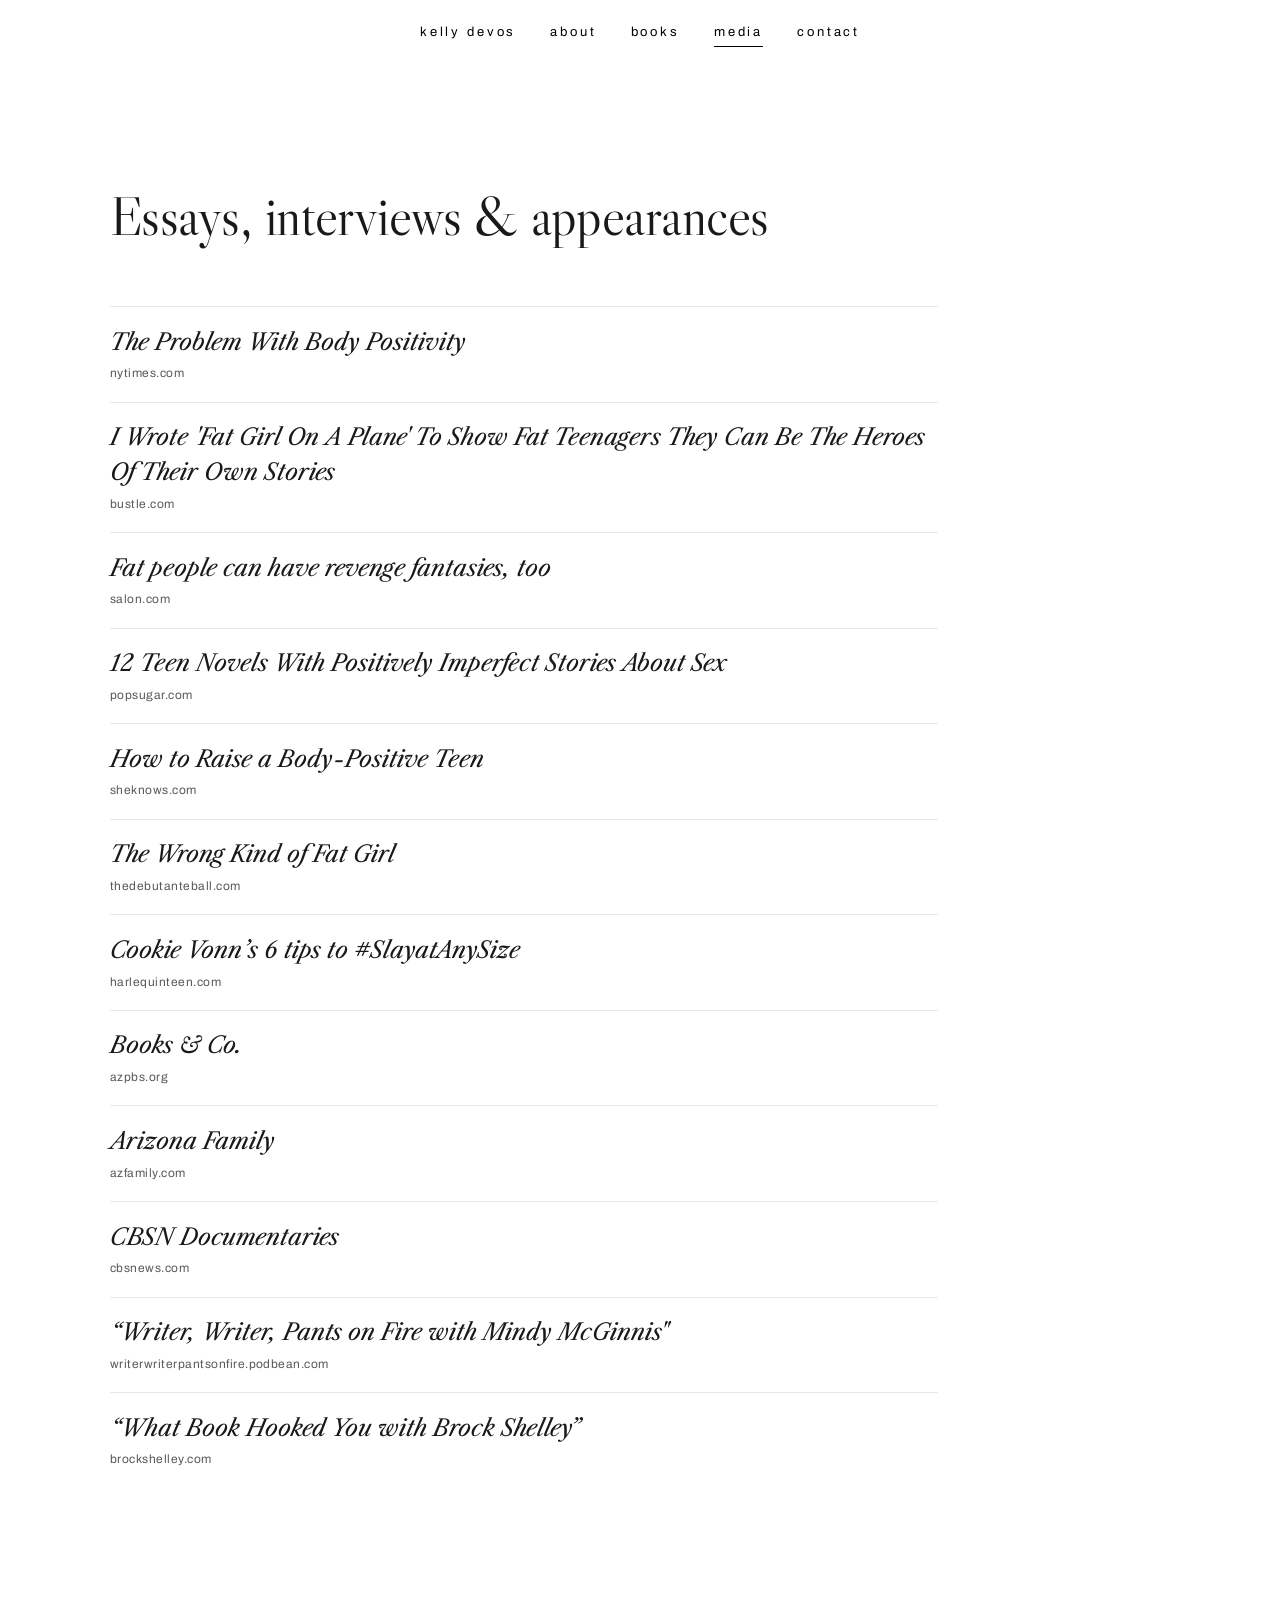
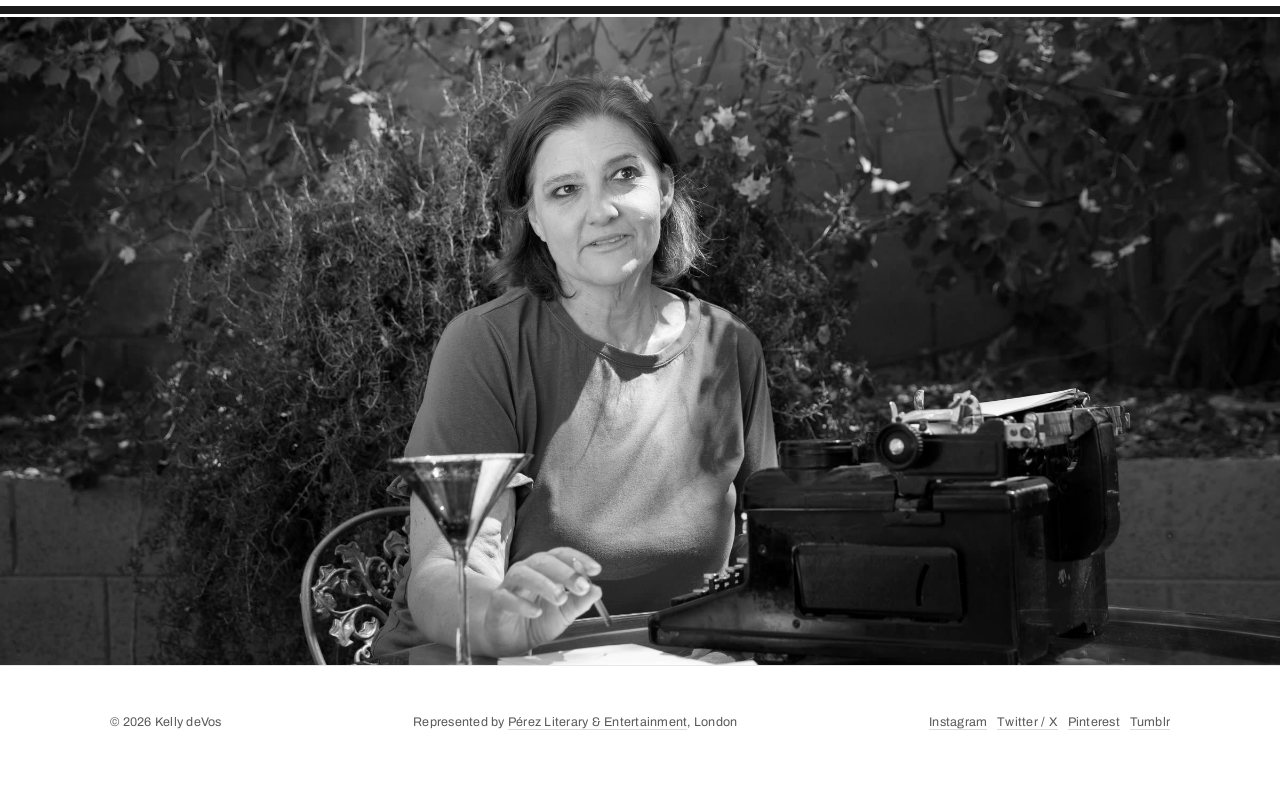
<file: docs/media/index.html>
<!DOCTYPE html>
<html lang="en">
<head>
<meta charset="utf-8">
<meta name="viewport" content="width=device-width, initial-scale=1">
<title>Media — Kelly deVos</title>
<meta name="description" content="Kelly deVos in the press: New York Times, Salon, Bustle, PBS Books &amp; Co., podcasts and more.">
<meta property="og:title" content="Media — Kelly deVos">
<meta property="og:description" content="Kelly deVos in the press: New York Times, Salon, Bustle, PBS Books &amp; Co., podcasts and more.">
<meta property="og:url" content="https://www.kellydevos.com/media/">
<meta property="og:image" content="https://www.kellydevos.com/images/hero-portrait-900.jpg">
<meta name="twitter:card" content="summary_large_image">
<link rel="icon" href="../favicon.svg" type="image/svg+xml">
<link rel="preconnect" href="https://fonts.googleapis.com">
<link rel="preconnect" href="https://fonts.gstatic.com" crossorigin>
<link href="https://fonts.googleapis.com/css2?family=Archivo:wght@400;500&family=Libre+Caslon+Display&family=Libre+Caslon+Text:ital@0;1&display=swap" rel="stylesheet">
<style>
:root { --paper:#ffffff; --ink:#191919; --band:#e9e7e4; --mid:#595959; color-scheme: light; }
* { box-sizing: border-box; }
html { scroll-behavior: smooth; }
body { margin:0; background:var(--paper); color:var(--ink);
  font: 18px/1.65 'Libre Caslon Text', Georgia, 'Times New Roman', serif; }
h1,h2,h3 { font-family:'Libre Caslon Display','Libre Caslon Text',Georgia,serif; font-weight:400; letter-spacing:-0.01em; }
a { color: inherit; }
img { max-width:100%; height:auto; }

/* nav: floats on the hero, inverts over light bands */
nav.site { position:fixed; inset:0 0 auto 0; z-index:20; display:flex; justify-content:center; gap:clamp(14px,3vw,34px);
  padding:22px 16px; font-family:Archivo,Helvetica,Arial,sans-serif; font-size:13px; letter-spacing:.22em; text-transform:lowercase;
  color:#fff; }
nav.site.blend { mix-blend-mode:difference; }
html:not(.js) nav.site { mix-blend-mode:difference; }
body.no-hero nav.site { mix-blend-mode:difference; }
nav.site a { color:inherit; text-decoration:none; padding-bottom:3px; border-bottom:1px solid transparent; }
nav.site a:hover, nav.site a[aria-current] { border-bottom-color:currentColor; }
body.no-hero nav.site { position:fixed; }

main { display:block; }
.band { padding: clamp(60px,9vw,120px) clamp(20px,6vw,72px); }
.seam { height:14px; background:var(--ink); border-block:3px solid var(--paper); }
.band.gray { background: var(--band); }
.band.black { background: var(--ink); color: var(--paper); }
.measure { max-width: 1060px; margin: 0 auto; }
.prose { max-width: 62ch; }
.prose p { margin: 0 0 1.2em; }
.label { font-family:Archivo,Helvetica,Arial,sans-serif; font-size:12px; letter-spacing:.24em; text-transform:uppercase; color:var(--mid); }
.pub, .by { font-family:Archivo,Helvetica,Arial,sans-serif; font-size:13px; letter-spacing:.02em; color:var(--mid); }
.band.black .pub { color:#b5b5b5; }
.band.black .label { color:#b5b5b5; }
h2.display { font-size: clamp(2rem,4.4vw,3.2rem); margin:.2em 0 .6em; }

/* hero */
.hero { position:relative; height:100svh; min-height:560px; overflow:hidden; background:var(--ink); }
.hero img { position:absolute; inset:0; width:100%; height:100%; object-fit:cover; object-position:62% 30%; filter:grayscale(1); }
.hero .scrim { position:absolute; inset:0; background:linear-gradient(to top, rgba(10,10,10,.55) 0%, rgba(10,10,10,0) 45%); }
.hero .title { position:absolute; left:clamp(20px,6vw,72px); bottom:clamp(28px,6vh,64px); color:#fff; }
.hero .title h1 { font-size:clamp(3rem,7.5vw,6rem); margin:0; line-height:1.02; }
.hero .title p { font-family:Archivo,Helvetica,Arial,sans-serif; font-size:13px; letter-spacing:.3em; text-transform:lowercase; margin:.9em 0 0; color:#e6e3de; }
.hero .cue { position:absolute; left:50%; bottom:18px; transform:translateX(-50%); color:#fff; text-decoration:none; font-size:22px; line-height:1; padding:8px 14px; }
.hero .cue:hover { transform:translateX(-50%) translateY(3px); }
@media (prefers-reduced-motion: reduce) { .hero .cue:hover { transform:translateX(-50%); } }

/* photo plate bands */
.plate { padding:0; height:min(72vh,680px); overflow:hidden; position:relative; background:var(--ink); }
.plate img { width:100%; height:100%; object-fit:cover; filter:grayscale(1); display:block; }

/* books shelf (home) */
.shelf { display:grid; grid-template-columns:repeat(auto-fit,minmax(150px,1fr)); gap:clamp(18px,3vw,40px); margin-top:2.4rem; }
.shelf a { text-decoration:none; text-align:center; display:block; }
.shelf img { width:100%; max-width:210px; border-radius:50%; filter:grayscale(1); transition:filter .12s ease-out, transform .12s ease-out; }
.shelf a:hover img, .shelf a:focus-visible img { filter:none; transform:translateY(-4px); }
.shelf .t { display:block; margin-top:1rem; font-size:1.02rem; font-style:italic; }
.shelf .y { display:block; margin-top:.2rem; font-family:Archivo,sans-serif; font-size:11px; letter-spacing:.2em; color:#b5b5b5; }

/* praise */
.praise blockquote { margin:0 0 2.6rem; padding:0; }
.praise .q { font-size:clamp(1.3rem,2.4vw,1.75rem); line-height:1.5; font-style:italic; max-width:28em; }
.praise .by { margin-top:.9rem; }
.praise .by { font-size:13px; }

/* books page */
.book { padding: clamp(60px,8vw,110px) clamp(20px,6vw,72px); }
.book:nth-of-type(even) { background:var(--band); }
.book .inner { max-width:1060px; margin:0 auto; display:grid; grid-template-columns:minmax(180px,260px) 1fr; gap:clamp(28px,5vw,64px); align-items:start; }
.book img.cover { width:100%; border-radius:50%; filter:grayscale(1); transition:filter .12s ease-out; }
.book:hover img.cover, .book:focus-within img.cover { filter:none; }
.book h2 { font-size:clamp(1.9rem,3.6vw,2.8rem); margin:0 0 .25em; }
.book .pub { margin:0 0 1.4rem; }
.book details { margin:.4rem 0 1.6rem; }
.book summary { cursor:pointer; font-family:Archivo,sans-serif; font-size:13px; letter-spacing:.04em; color:var(--mid); }
.book summary:hover { color:var(--ink); }
.linkrow { display:flex; flex-wrap:wrap; gap:.4rem 1.6rem; padding:0; margin:0 0 1rem; list-style:none;
  font-family:Archivo,sans-serif; font-size:13px; letter-spacing:.03em; }
.linkrow a { text-decoration:none; border-bottom:1px solid #00000033; padding-bottom:2px; }
.linkrow a:hover { border-bottom-color:var(--ink); }
.news { margin:.4rem 0 0; padding:0; list-style:none; }
.news li { padding:.45rem 0; border-top:1px solid #00000014; }
.news a { text-decoration:none; }
.news a:hover em { border-bottom:1px solid var(--ink); }
.news em { font-style:italic; }
.news .src { font-family:Archivo,sans-serif; font-size:11px; letter-spacing:.14em; text-transform:uppercase; color:var(--mid); margin-left:.6em; }

/* media page */
.presslist { margin:2rem 0 0; padding:0; list-style:none; max-width:46em; }
.presslist li { padding:1.1rem 0; border-top:1px solid #00000018; }
.presslist a { text-decoration:none; font-size:clamp(1.15rem,2vw,1.45rem); font-style:italic; line-height:1.5; }
.presslist a:hover { border-bottom:1px solid var(--ink); }
.presslist .src { display:block; margin-top:.3rem; text-transform:none; letter-spacing:.04em; }

/* about */
.about-grid { max-width:1060px; margin:0 auto; display:grid; grid-template-columns:minmax(220px,420px) 1fr; gap:clamp(28px,5vw,72px); align-items:start; }
.about-grid img { width:100%; filter:grayscale(1); }

/* contact */
.doors { display:grid; grid-template-columns:repeat(auto-fit,minmax(230px,1fr)); gap:clamp(24px,4vw,56px); margin-top:2.2rem; }
.doors h2 { font-size:1.3rem; margin:0 0 .6rem; font-family:'Libre Caslon Display',Georgia,serif; font-weight:400; }
.doors ul { margin:0; padding:0; list-style:none; }
.doors li { padding:.3rem 0; }
.doors a { text-decoration:none; border-bottom:1px solid #00000033; }
.doors a:hover { border-bottom-color:var(--ink); }

/* cta band */
.cta { text-align:center; }
.cta .btn { display:inline-block; margin-top:1.8rem; font-family:Archivo,sans-serif; font-size:13px; letter-spacing:.24em; text-transform:uppercase;
  color:var(--paper); border:1px solid var(--paper); padding:16px 34px; text-decoration:none; transition:background .2s ease-out,color .2s ease-out; }
.cta .btn:hover { background:var(--paper); color:var(--ink); }

footer.site { padding:46px clamp(20px,6vw,72px) 60px; border-top:1px solid #00000018; }
footer.site .measure { display:flex; flex-wrap:wrap; gap:14px 36px; justify-content:space-between; align-items:baseline; }
footer.site, footer.site a { font-family:Archivo,sans-serif; font-size:12.5px; letter-spacing:.02em; color:var(--mid); }
footer.site a { text-decoration:none; border-bottom:1px solid #00000022; }
footer.site a:hover { color:var(--ink); }

/* reveal: one slow fade-up per band, first reveal only */
html.js .reveal { opacity:0; transform:translateY(18px); transition:opacity .7s ease-out, transform .7s ease-out; }
html.js .reveal.in { opacity:1; transform:none; }
@media (prefers-reduced-motion: reduce) {
  html.js .reveal { opacity:1; transform:none; transition:none; }
  html { scroll-behavior:auto; }
  .shelf img, .book img.cover { transition:none; }
}
:focus-visible { outline:2px solid var(--ink); outline-offset:3px; border-radius:2px; }
.band.black :focus-visible, .hero :focus-visible, nav.site :focus-visible { outline-color:#fff; }
::selection { background:var(--ink); color:var(--paper); }

@media (max-width: 760px) {
  .book .inner, .about-grid { grid-template-columns:1fr; }
  .book img.cover { max-width:240px; }
  .hero img { object-position:60% 22%; }
  nav.site { gap:14px; font-size:12px; letter-spacing:.16em; }
  .shelf { grid-template-columns:repeat(2,1fr); }
  .shelf a:nth-child(5) { grid-column:1 / -1; max-width:230px; margin:0 auto; }
}
</style>
</head>
<body class="no-hero">
<nav class="site" aria-label="Site">
  <a href="../" >kelly deVos</a>
  <a href="../about/" >about</a>
  <a href="../my-books/" >books</a>
  <a href="../media/" aria-current="page">media</a>
  <a href="../contact-me/" >contact</a>
</nav>
<main>

<section class="band" style="padding-top:clamp(110px,14vh,150px)">
  <div class="measure reveal">
    <h1 class="display" style="font-size:clamp(2.2rem,4.6vw,3.4rem)">Essays, interviews &amp; appearances</h1>
    <ul class="presslist">
      <li><a href="https://www.nytimes.com/2018/05/29/opinion/weight-loss-body-positivity.html">The Problem With Body Positivity</a><span class="src label">nytimes.com</span></li>
<li><a href="https://www.bustle.com/p/i-wrote-fat-girl-on-a-plane-to-show-fat-teenagers-they-can-be-the-heroes-of-their-own-stories-9984705">I Wrote 'Fat Girl On A Plane' To Show Fat Teenagers They Can Be The Heroes Of Their Own Stories</a><span class="src label">bustle.com</span></li>
<li><a href="https://www.salon.com/2018/07/23/insatiable-fat-revenge-story/">Fat people can have revenge fantasies, too</a><span class="src label">salon.com</span></li>
<li><a href="https://www.popsugar.com/love/Sex-Positive-Young-Adult-Books-44870579">12 Teen Novels With Positively Imperfect Stories About Sex</a><span class="src label">popsugar.com</span></li>
<li><a href="https://www.sheknows.com/parenting/articles/1139861/how-to-raise-body-positive-kid">How to Raise a Body-Positive Teen</a><span class="src label">sheknows.com</span></li>
<li><a href="https://www.thedebutanteball.com/the-wrong-kind-of-fat-girl-an-essay-by-kelly-devos/">The Wrong Kind of Fat Girl</a><span class="src label">thedebutanteball.com</span></li>
<li><a href="http://www.harlequinteen.com/post/174662635661/cookie-vonns-6-tips-to-slayatanysize">Cookie Vonn’s 6 tips to #SlayatAnySize</a><span class="src label">harlequinteen.com</span></li>
<li><a href="https://azpbs.org/books/2018/07/fat-girl-on-a-plane-by-kelly-devos/">Books &amp; Co.</a><span class="src label">azpbs.org</span></li>
<li><a href="https://www.azfamily.com/archives/gilbert-woman-authors-book-after-being-told-she-was-too/article_a8813538-d053-5492-97f3-574aebaf7ae4.html">Arizona Family</a><span class="src label">azfamily.com</span></li>
<li><a href="https://www.cbsnews.com/video/cbsn-originals-presents-speaking-frankly-fat-shaming/">CBSN Documentaries</a><span class="src label">cbsnews.com</span></li>
<li><a href="https://writerwriterpantsonfire.podbean.com/e/planning-vs-pantsing-how-short-stories-help-you-experiment-with-kelly-devos/">“Writer, Writer, Pants on Fire with Mindy McGinnis"</a><span class="src label">writerwriterpantsonfire.podbean.com</span></li>
<li><a href="https://www.brockshelley.com/078-author-kelly-devos/">“What Book Hooked You with Brock Shelley”</a><span class="src label">brockshelley.com</span></li>
    </ul>
  </div>
</section>
<div class="seam" aria-hidden="true"></div><section class="plate">
  <img src="../images/band-pensive-2400.jpg" alt="Kelly at a patio table, vintage typewriter and martini glass beside her" loading="lazy">
</section>

</main>
<footer class="site">
  <div class="measure reveal">
    <span>&copy; 2026 Kelly deVos</span>
    <span>Represented by <a href="https://www.perezliterary.com/">P&eacute;rez Literary &amp; Entertainment</a>, London</span>
    <span><a href="https://www.instagram.com/kellydevos/">Instagram</a> &nbsp; <a href="https://twitter.com/KdeVosAuthor">Twitter / X</a> &nbsp; <a href="https://www.pinterest.com/kellydevos/">Pinterest</a> &nbsp; <a href="http://kellydevosauthor.tumblr.com">Tumblr</a></span>
    
  </div>
</footer>
<script>
(function(){
  document.documentElement.classList.add('js');
  var nav=document.querySelector('nav.site');
  var hero=document.querySelector('.hero');
  if(nav&&hero&&'IntersectionObserver' in window){
    new IntersectionObserver(function(e){
      nav.classList.toggle('blend', !e[0].isIntersecting);
    },{rootMargin:'-40px 0px 0px 0px'}).observe(hero);
  } else if(nav){ nav.classList.add('blend'); }
  var rm=matchMedia('(prefers-reduced-motion: reduce)').matches;
  var els=document.querySelectorAll('.reveal');
  if(rm||!('IntersectionObserver' in window)){ els.forEach(function(el){el.classList.add('in');}); return; }
  var io=new IntersectionObserver(function(entries){
    entries.forEach(function(en){ if(en.isIntersecting){ en.target.classList.add('in'); io.unobserve(en.target); } });
  },{threshold:.12});
  els.forEach(function(el){ io.observe(el); });
})();
</script>
</body>
</html>
</file>
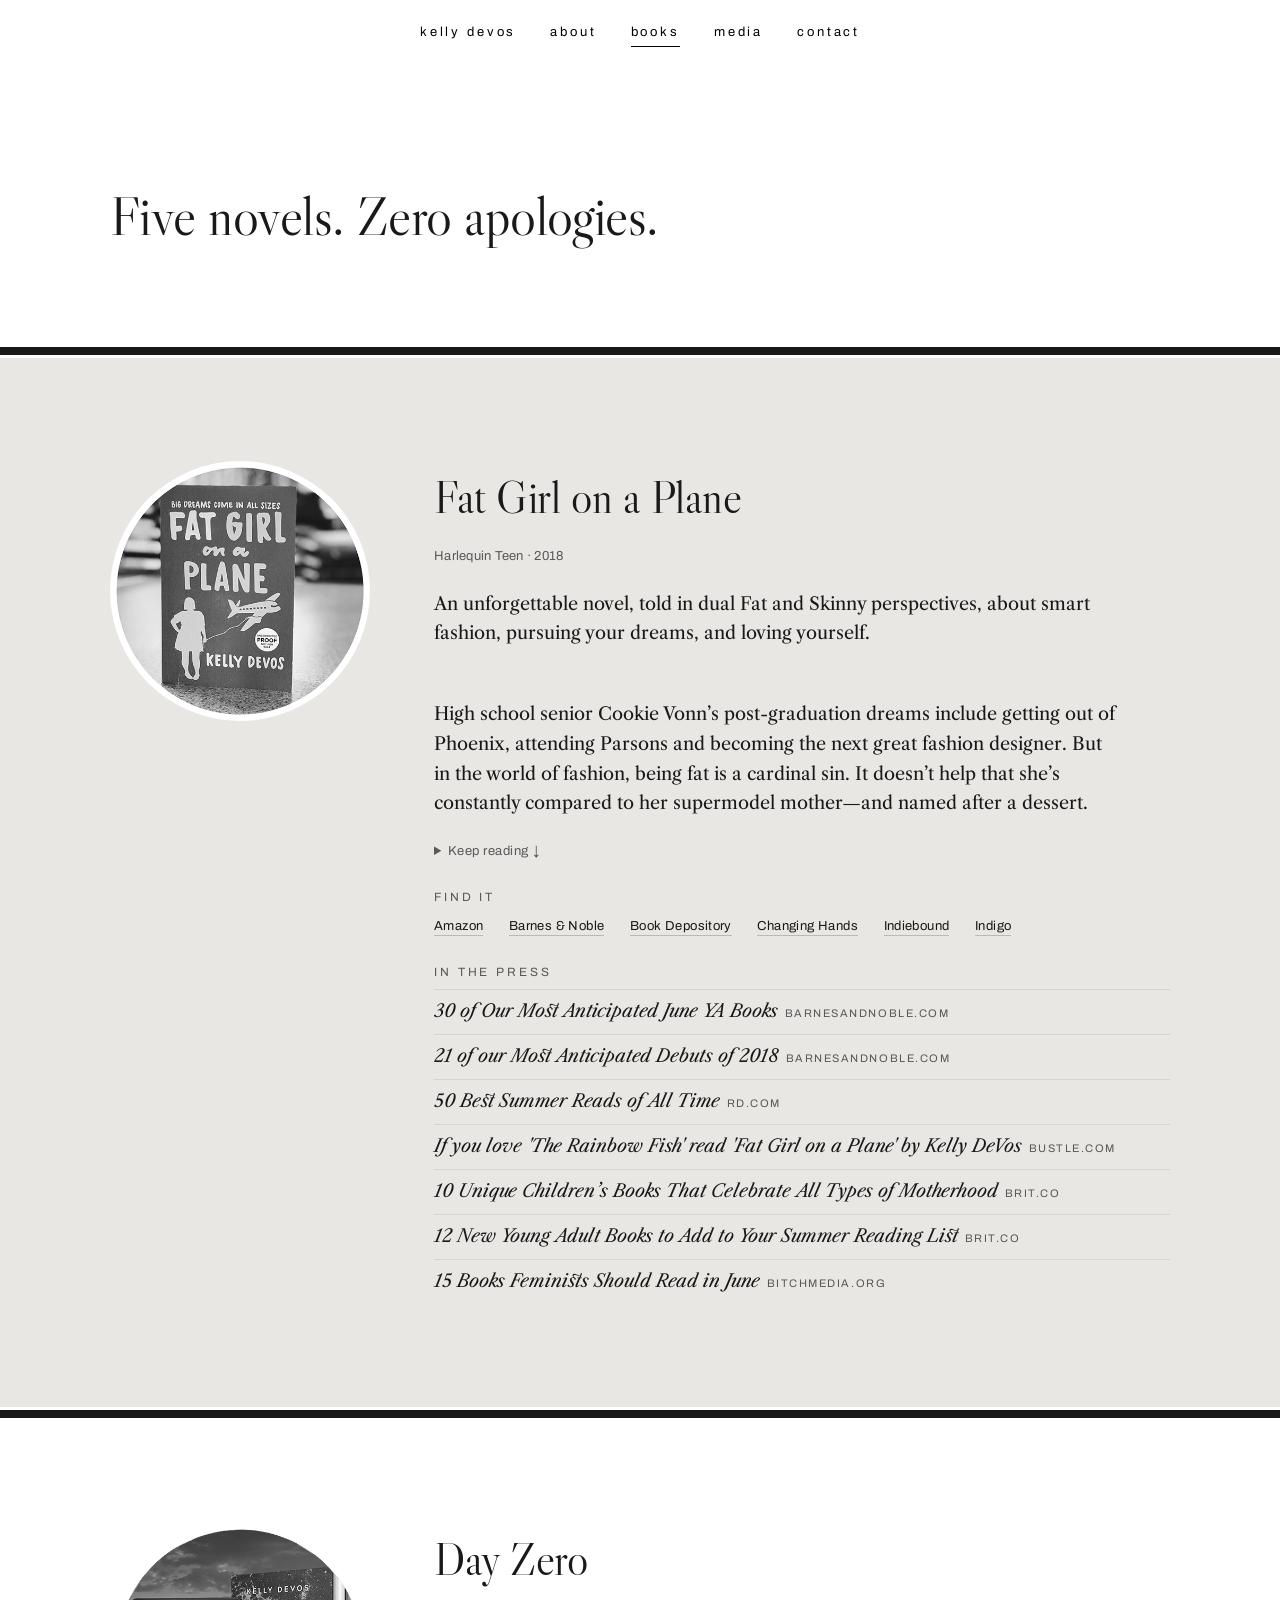
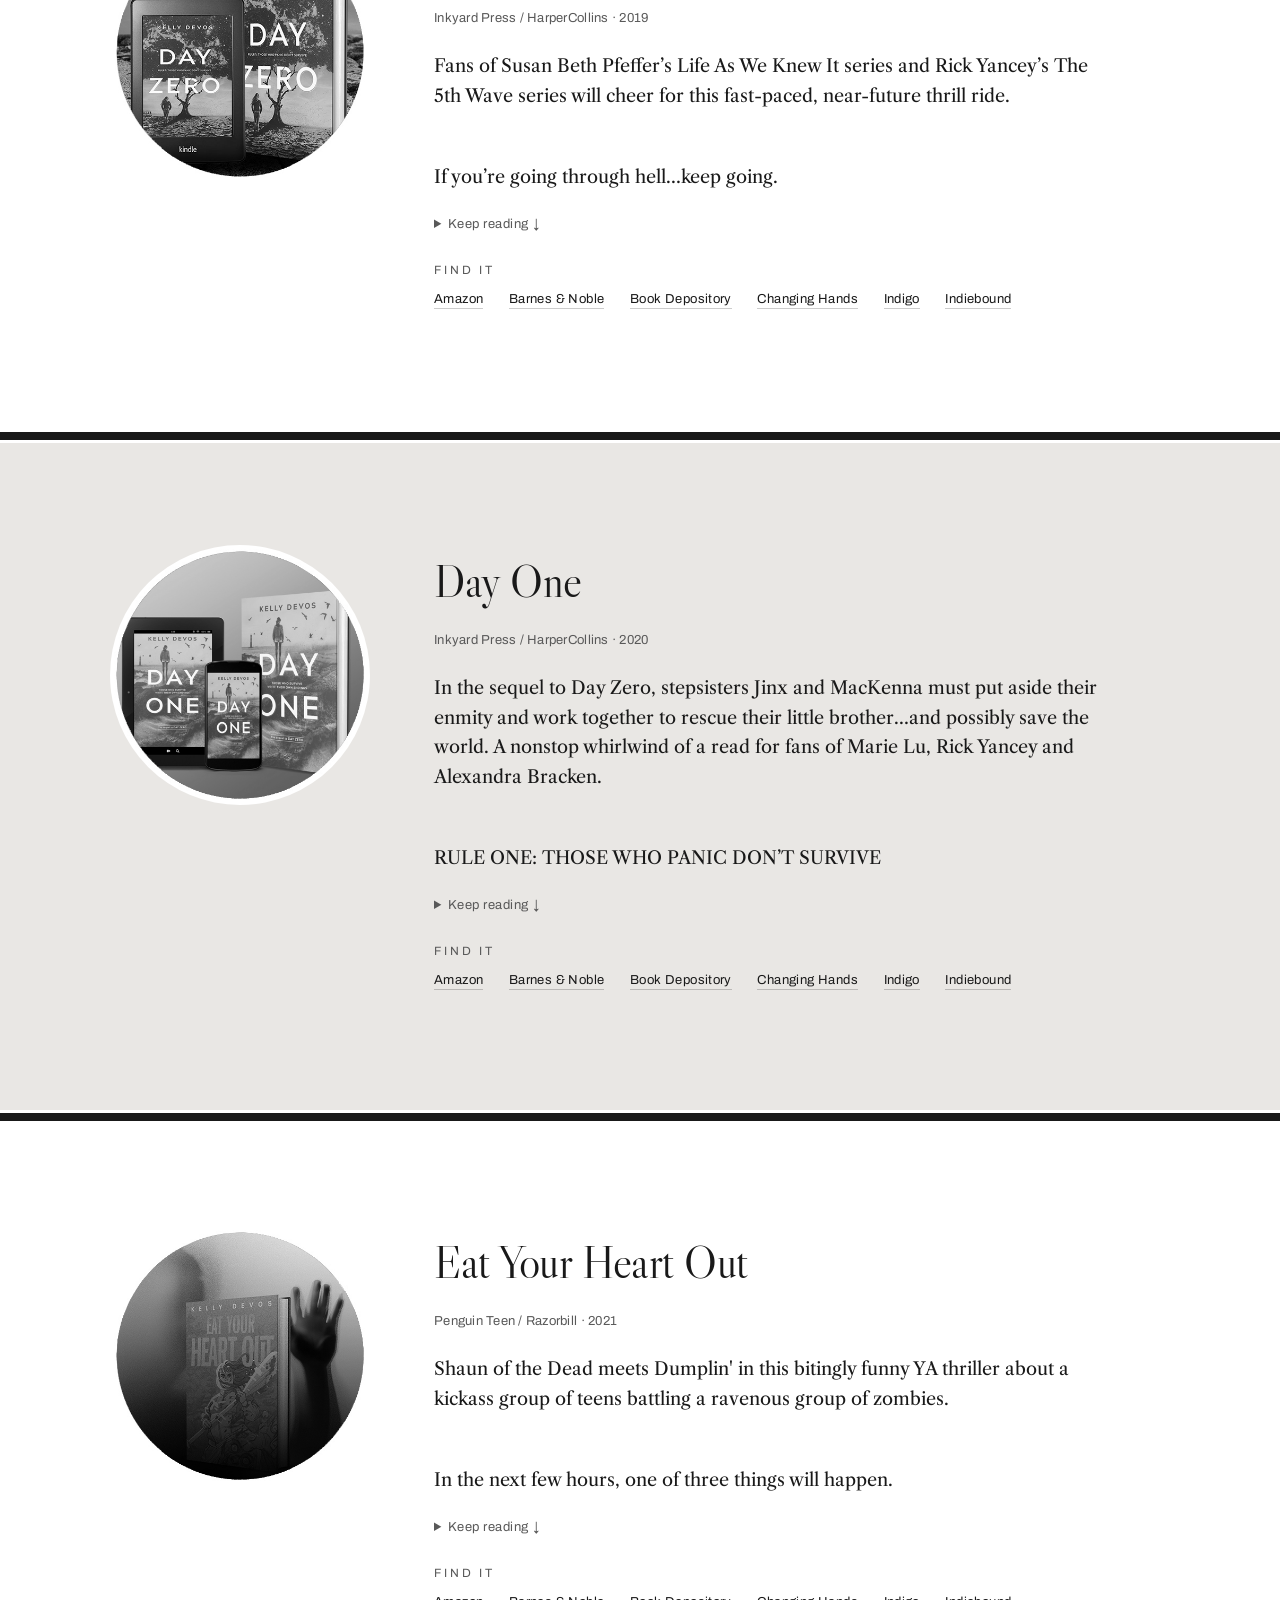
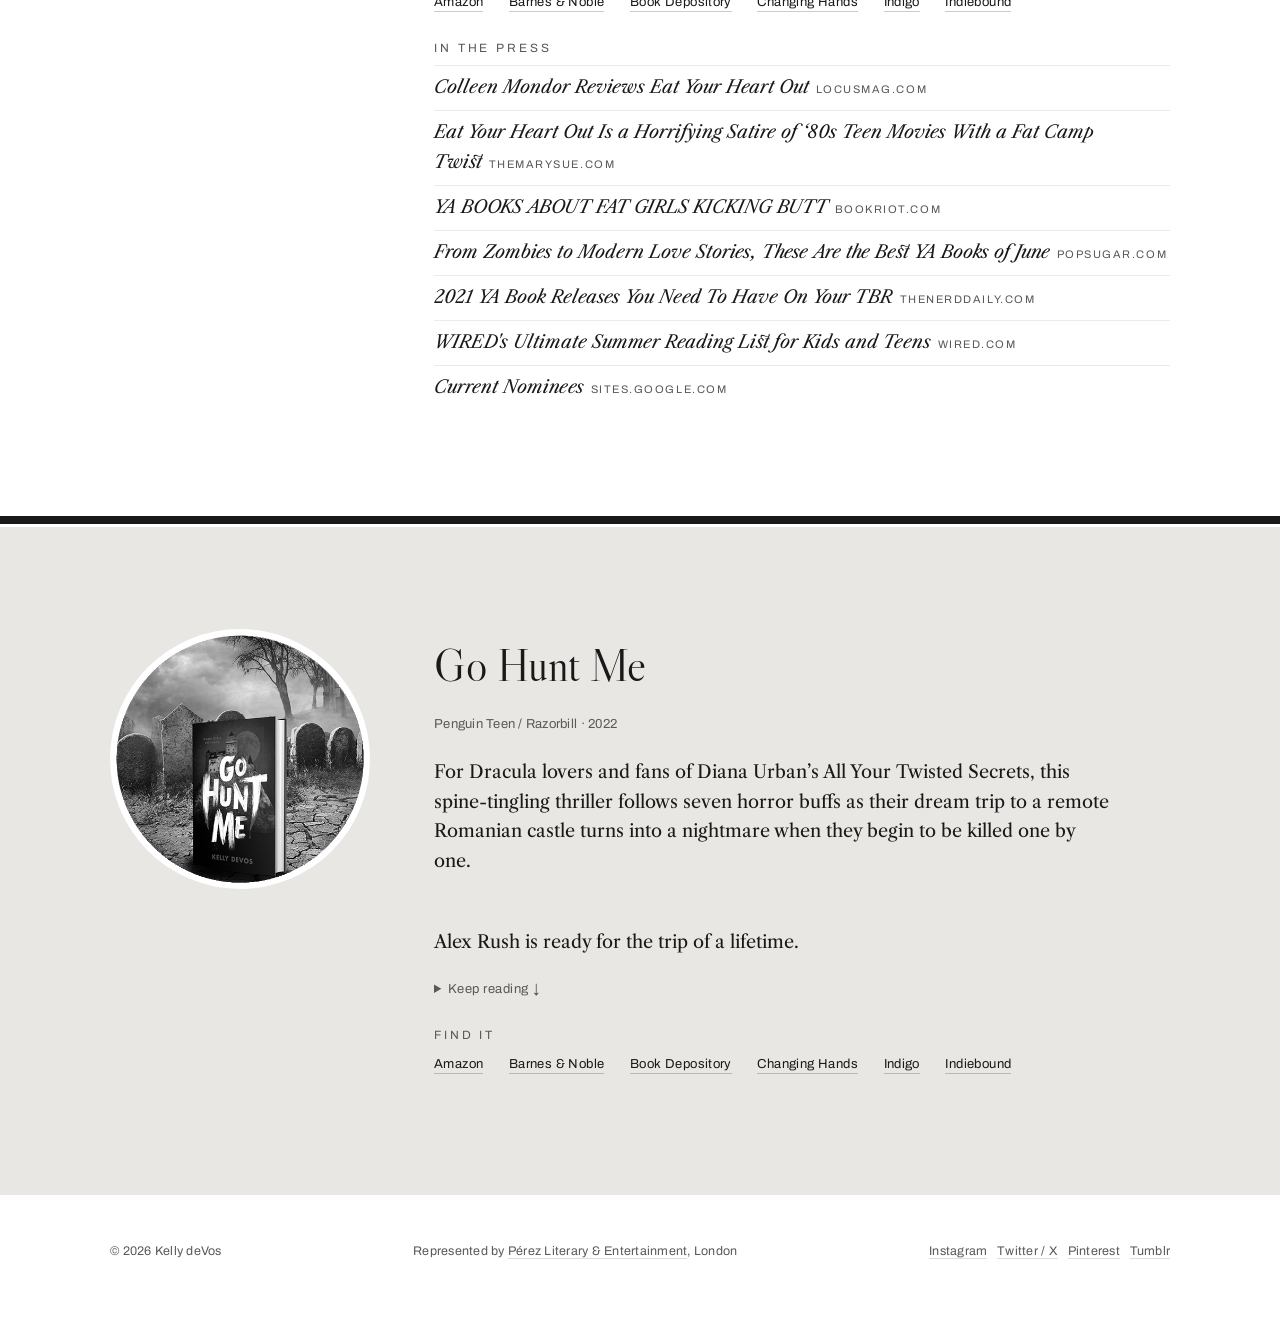
<file: docs/my-books/index.html>
<!DOCTYPE html>
<html lang="en">
<head>
<meta charset="utf-8">
<meta name="viewport" content="width=device-width, initial-scale=1">
<title>Books — Kelly deVos</title>
<meta name="description" content="The five novels of Kelly deVos: Fat Girl on a Plane, Day Zero, Day One, Eat Your Heart Out, and Go Hunt Me — with where to buy each.">
<meta property="og:title" content="Books — Kelly deVos">
<meta property="og:description" content="The five novels of Kelly deVos: Fat Girl on a Plane, Day Zero, Day One, Eat Your Heart Out, and Go Hunt Me — with where to buy each.">
<meta property="og:url" content="https://www.kellydevos.com/my-books/">
<meta property="og:image" content="https://www.kellydevos.com/images/hero-portrait-900.jpg">
<meta name="twitter:card" content="summary_large_image">
<link rel="icon" href="../favicon.svg" type="image/svg+xml">
<link rel="preconnect" href="https://fonts.googleapis.com">
<link rel="preconnect" href="https://fonts.gstatic.com" crossorigin>
<link href="https://fonts.googleapis.com/css2?family=Archivo:wght@400;500&family=Libre+Caslon+Display&family=Libre+Caslon+Text:ital@0;1&display=swap" rel="stylesheet">
<style>
:root { --paper:#ffffff; --ink:#191919; --band:#e9e7e4; --mid:#595959; color-scheme: light; }
* { box-sizing: border-box; }
html { scroll-behavior: smooth; }
body { margin:0; background:var(--paper); color:var(--ink);
  font: 18px/1.65 'Libre Caslon Text', Georgia, 'Times New Roman', serif; }
h1,h2,h3 { font-family:'Libre Caslon Display','Libre Caslon Text',Georgia,serif; font-weight:400; letter-spacing:-0.01em; }
a { color: inherit; }
img { max-width:100%; height:auto; }

/* nav: floats on the hero, inverts over light bands */
nav.site { position:fixed; inset:0 0 auto 0; z-index:20; display:flex; justify-content:center; gap:clamp(14px,3vw,34px);
  padding:22px 16px; font-family:Archivo,Helvetica,Arial,sans-serif; font-size:13px; letter-spacing:.22em; text-transform:lowercase;
  color:#fff; }
nav.site.blend { mix-blend-mode:difference; }
html:not(.js) nav.site { mix-blend-mode:difference; }
body.no-hero nav.site { mix-blend-mode:difference; }
nav.site a { color:inherit; text-decoration:none; padding-bottom:3px; border-bottom:1px solid transparent; }
nav.site a:hover, nav.site a[aria-current] { border-bottom-color:currentColor; }
body.no-hero nav.site { position:fixed; }

main { display:block; }
.band { padding: clamp(60px,9vw,120px) clamp(20px,6vw,72px); }
.seam { height:14px; background:var(--ink); border-block:3px solid var(--paper); }
.band.gray { background: var(--band); }
.band.black { background: var(--ink); color: var(--paper); }
.measure { max-width: 1060px; margin: 0 auto; }
.prose { max-width: 62ch; }
.prose p { margin: 0 0 1.2em; }
.label { font-family:Archivo,Helvetica,Arial,sans-serif; font-size:12px; letter-spacing:.24em; text-transform:uppercase; color:var(--mid); }
.pub, .by { font-family:Archivo,Helvetica,Arial,sans-serif; font-size:13px; letter-spacing:.02em; color:var(--mid); }
.band.black .pub { color:#b5b5b5; }
.band.black .label { color:#b5b5b5; }
h2.display { font-size: clamp(2rem,4.4vw,3.2rem); margin:.2em 0 .6em; }

/* hero */
.hero { position:relative; height:100svh; min-height:560px; overflow:hidden; background:var(--ink); }
.hero img { position:absolute; inset:0; width:100%; height:100%; object-fit:cover; object-position:62% 30%; filter:grayscale(1); }
.hero .scrim { position:absolute; inset:0; background:linear-gradient(to top, rgba(10,10,10,.55) 0%, rgba(10,10,10,0) 45%); }
.hero .title { position:absolute; left:clamp(20px,6vw,72px); bottom:clamp(28px,6vh,64px); color:#fff; }
.hero .title h1 { font-size:clamp(3rem,7.5vw,6rem); margin:0; line-height:1.02; }
.hero .title p { font-family:Archivo,Helvetica,Arial,sans-serif; font-size:13px; letter-spacing:.3em; text-transform:lowercase; margin:.9em 0 0; color:#e6e3de; }
.hero .cue { position:absolute; left:50%; bottom:18px; transform:translateX(-50%); color:#fff; text-decoration:none; font-size:22px; line-height:1; padding:8px 14px; }
.hero .cue:hover { transform:translateX(-50%) translateY(3px); }
@media (prefers-reduced-motion: reduce) { .hero .cue:hover { transform:translateX(-50%); } }

/* photo plate bands */
.plate { padding:0; height:min(72vh,680px); overflow:hidden; position:relative; background:var(--ink); }
.plate img { width:100%; height:100%; object-fit:cover; filter:grayscale(1); display:block; }

/* books shelf (home) */
.shelf { display:grid; grid-template-columns:repeat(auto-fit,minmax(150px,1fr)); gap:clamp(18px,3vw,40px); margin-top:2.4rem; }
.shelf a { text-decoration:none; text-align:center; display:block; }
.shelf img { width:100%; max-width:210px; border-radius:50%; filter:grayscale(1); transition:filter .12s ease-out, transform .12s ease-out; }
.shelf a:hover img, .shelf a:focus-visible img { filter:none; transform:translateY(-4px); }
.shelf .t { display:block; margin-top:1rem; font-size:1.02rem; font-style:italic; }
.shelf .y { display:block; margin-top:.2rem; font-family:Archivo,sans-serif; font-size:11px; letter-spacing:.2em; color:#b5b5b5; }

/* praise */
.praise blockquote { margin:0 0 2.6rem; padding:0; }
.praise .q { font-size:clamp(1.3rem,2.4vw,1.75rem); line-height:1.5; font-style:italic; max-width:28em; }
.praise .by { margin-top:.9rem; }
.praise .by { font-size:13px; }

/* books page */
.book { padding: clamp(60px,8vw,110px) clamp(20px,6vw,72px); }
.book:nth-of-type(even) { background:var(--band); }
.book .inner { max-width:1060px; margin:0 auto; display:grid; grid-template-columns:minmax(180px,260px) 1fr; gap:clamp(28px,5vw,64px); align-items:start; }
.book img.cover { width:100%; border-radius:50%; filter:grayscale(1); transition:filter .12s ease-out; }
.book:hover img.cover, .book:focus-within img.cover { filter:none; }
.book h2 { font-size:clamp(1.9rem,3.6vw,2.8rem); margin:0 0 .25em; }
.book .pub { margin:0 0 1.4rem; }
.book details { margin:.4rem 0 1.6rem; }
.book summary { cursor:pointer; font-family:Archivo,sans-serif; font-size:13px; letter-spacing:.04em; color:var(--mid); }
.book summary:hover { color:var(--ink); }
.linkrow { display:flex; flex-wrap:wrap; gap:.4rem 1.6rem; padding:0; margin:0 0 1rem; list-style:none;
  font-family:Archivo,sans-serif; font-size:13px; letter-spacing:.03em; }
.linkrow a { text-decoration:none; border-bottom:1px solid #00000033; padding-bottom:2px; }
.linkrow a:hover { border-bottom-color:var(--ink); }
.news { margin:.4rem 0 0; padding:0; list-style:none; }
.news li { padding:.45rem 0; border-top:1px solid #00000014; }
.news a { text-decoration:none; }
.news a:hover em { border-bottom:1px solid var(--ink); }
.news em { font-style:italic; }
.news .src { font-family:Archivo,sans-serif; font-size:11px; letter-spacing:.14em; text-transform:uppercase; color:var(--mid); margin-left:.6em; }

/* media page */
.presslist { margin:2rem 0 0; padding:0; list-style:none; max-width:46em; }
.presslist li { padding:1.1rem 0; border-top:1px solid #00000018; }
.presslist a { text-decoration:none; font-size:clamp(1.15rem,2vw,1.45rem); font-style:italic; line-height:1.5; }
.presslist a:hover { border-bottom:1px solid var(--ink); }
.presslist .src { display:block; margin-top:.3rem; text-transform:none; letter-spacing:.04em; }

/* about */
.about-grid { max-width:1060px; margin:0 auto; display:grid; grid-template-columns:minmax(220px,420px) 1fr; gap:clamp(28px,5vw,72px); align-items:start; }
.about-grid img { width:100%; filter:grayscale(1); }

/* contact */
.doors { display:grid; grid-template-columns:repeat(auto-fit,minmax(230px,1fr)); gap:clamp(24px,4vw,56px); margin-top:2.2rem; }
.doors h2 { font-size:1.3rem; margin:0 0 .6rem; font-family:'Libre Caslon Display',Georgia,serif; font-weight:400; }
.doors ul { margin:0; padding:0; list-style:none; }
.doors li { padding:.3rem 0; }
.doors a { text-decoration:none; border-bottom:1px solid #00000033; }
.doors a:hover { border-bottom-color:var(--ink); }

/* cta band */
.cta { text-align:center; }
.cta .btn { display:inline-block; margin-top:1.8rem; font-family:Archivo,sans-serif; font-size:13px; letter-spacing:.24em; text-transform:uppercase;
  color:var(--paper); border:1px solid var(--paper); padding:16px 34px; text-decoration:none; transition:background .2s ease-out,color .2s ease-out; }
.cta .btn:hover { background:var(--paper); color:var(--ink); }

footer.site { padding:46px clamp(20px,6vw,72px) 60px; border-top:1px solid #00000018; }
footer.site .measure { display:flex; flex-wrap:wrap; gap:14px 36px; justify-content:space-between; align-items:baseline; }
footer.site, footer.site a { font-family:Archivo,sans-serif; font-size:12.5px; letter-spacing:.02em; color:var(--mid); }
footer.site a { text-decoration:none; border-bottom:1px solid #00000022; }
footer.site a:hover { color:var(--ink); }

/* reveal: one slow fade-up per band, first reveal only */
html.js .reveal { opacity:0; transform:translateY(18px); transition:opacity .7s ease-out, transform .7s ease-out; }
html.js .reveal.in { opacity:1; transform:none; }
@media (prefers-reduced-motion: reduce) {
  html.js .reveal { opacity:1; transform:none; transition:none; }
  html { scroll-behavior:auto; }
  .shelf img, .book img.cover { transition:none; }
}
:focus-visible { outline:2px solid var(--ink); outline-offset:3px; border-radius:2px; }
.band.black :focus-visible, .hero :focus-visible, nav.site :focus-visible { outline-color:#fff; }
::selection { background:var(--ink); color:var(--paper); }

@media (max-width: 760px) {
  .book .inner, .about-grid { grid-template-columns:1fr; }
  .book img.cover { max-width:240px; }
  .hero img { object-position:60% 22%; }
  nav.site { gap:14px; font-size:12px; letter-spacing:.16em; }
  .shelf { grid-template-columns:repeat(2,1fr); }
  .shelf a:nth-child(5) { grid-column:1 / -1; max-width:230px; margin:0 auto; }
}
</style>
</head>
<body class="no-hero">
<nav class="site" aria-label="Site">
  <a href="../" >kelly deVos</a>
  <a href="../about/" >about</a>
  <a href="../my-books/" aria-current="page">books</a>
  <a href="../media/" >media</a>
  <a href="../contact-me/" >contact</a>
</nav>
<main>

<section class="band" style="padding-bottom:clamp(20px,3vw,40px);padding-top:clamp(110px,14vh,150px)">
  <div class="measure reveal">
    <h1 class="display" style="font-size:clamp(2.2rem,4.6vw,3.4rem)">Five novels. Zero apologies.</h1>
  </div>
</section>
<div class="seam" aria-hidden="true"></div><section class="book" id="fat-girl-on-a-plane">
  <div class="inner reveal">
    <img class="cover" src="../files/fgoap_circle.jpg" alt="Fat Girl on a Plane cover art" loading="lazy" width="490" height="490">
    <div>
      <h2>Fat Girl on a Plane</h2>
      <p class="pub">Harlequin Teen · 2018</p>
      <div class="prose"><p>An unforgettable novel, told in dual Fat and Skinny perspectives, about smart fashion, pursuing your dreams, and loving yourself.</p><p><br>High school senior Cookie Vonn’s post-graduation dreams include getting out of Phoenix, attending Parsons and becoming the next great fashion designer. But in the world of fashion, being fat is a cardinal sin. It doesn’t help that she’s constantly compared to her supermodel mother—and named after a dessert.</p></div>
      <details><summary>Keep reading &darr;</summary><div class="prose" style="margin-top:1rem"><p><br>Thanks to her job at a fashion blog, Cookie scores a trip to New York to pitch her portfolio and appeal for a scholarship, but her plans are put on standby when she’s declared too fat too fly. Forced to turn to her BFF for cash, Cookie buys a second seat on the plane. She arrives in the city to find that she’s been replaced by the boss’s daughter, a girl who’s everything she’s not—ultrathin and superrich. Bowing to society’s pressure, she vows to lose weight, get out of the friend zone with her crush, and put her life on track.</p><p><br>Cookie expected sunshine and rainbows, but nothing about her new life is turning out like she planned. When the fashion designer of the moment offers her what she’s always wanted—an opportunity to live and study in New York—she finds herself in a world full of people more interested in putting women down than dressing them up. Her designs make waves, but her real dream of creating great clothes for people of all sizes seems to grow more distant by the day.</p><p><br>Will she realize that she’s always had the power to make her own dreams come true?</p></div></details>
      <p class="label" style="margin:1.6rem 0 .5rem">Find it</p>
      <ul class="linkrow"><li><a href="http://bit.ly/fatgirlonaplane">Amazon</a></li><li><a href="https://www.barnesandnoble.com/w/fat-girl-on-a-plane-kelly-devos/1125453908?ean=9780373212538">Barnes &amp; Noble</a></li><li><a href="https://www.bookdepository.com/Fat-Girl-on-Plane-Kelly-Devos/9780373212538">Book Depository</a></li><li><a href="https://www.changinghands.com/book/9780373212538">Changing Hands</a></li><li><a href="https://www.indiebound.org/book/9780373212538">Indiebound</a></li><li><a href="https://www.chapters.indigo.ca/en-ca/books/fat-girl-on-a-plane/9780373212538-item.html">Indigo</a></li></ul>
      <p class="label" style="margin:1.6rem 0 .2rem">In the press</p>
      <ul class="news"><li><a href="https://www.barnesandnoble.com/blog/teen/our-most-anticipated-june-2018-ya-books/"><em>30 of Our Most Anticipated June YA Books</em><span class="src">barnesandnoble.com</span></a></li><li><a href="https://www.barnesandnoble.com/blog/teen/21-anticipated-debuts-2018/"><em>21 of our Most Anticipated Debuts of 2018</em><span class="src">barnesandnoble.com</span></a></li><li><a href="https://www.rd.com/culture/best-summer-reads-of-all-time/"><em>50 Best Summer Reads of All Time</em><span class="src">rd.com</span></a></li><li><a href="https://www.bustle.com/p/the-new-book-you-need-to-read-this-summer-based-on-your-favorite-childhood-classic-9553077"><em>If you love 'The Rainbow Fish' read 'Fat Girl on a Plane' by Kelly DeVos</em><span class="src">bustle.com</span></a></li><li><a href="https://www.brit.co/unique-childrens-books-for-mothers-day/"><em>10 Unique Children’s Books That Celebrate All Types of Motherhood</em><span class="src">brit.co</span></a></li><li><a href="https://www.brit.co/new-young-adult-books-june-2018/"><em>12 New Young Adult Books to Add to Your Summer Reading List</em><span class="src">brit.co</span></a></li><li><a href="https://www.bitchmedia.org/article/bitchreads-june-2018-selections"><em>15 Books Feminists Should Read in June</em><span class="src">bitchmedia.org</span></a></li></ul>
    </div>
  </div>
</section>
<div class="seam" aria-hidden="true"></div><section class="book" id="day-zero">
  <div class="inner reveal">
    <img class="cover" src="../files/dz_circle.jpg" alt="Day Zero cover art" loading="lazy" width="490" height="490">
    <div>
      <h2>Day Zero</h2>
      <p class="pub">Inkyard Press / HarperCollins · 2019</p>
      <div class="prose"><p>Fans of Susan Beth Pfeffer’s Life As We Knew It series and Rick Yancey’s The 5th Wave series will cheer for this fast-paced, near-future thrill ride.</p><p><br>If you’re going through hell…keep going.</p></div>
      <details><summary>Keep reading &darr;</summary><div class="prose" style="margin-top:1rem"><p><br>Seventeen-year-old coder Jinx Marshall grew up spending weekends drilling with her paranoid dad for a doomsday she’s sure will never come. She’s an expert on self-heating meal rations, Krav Maga and extracting water from a barrel cactus. Now that her parents are divorced, she’s ready to relax. Her big plans include making it to level 99 in her favorite MMORPG and spending her weekend with her new hunky stepbrother, Toby.</p><p><br>But all that disaster training comes in handy when an explosion traps her in a burning building. Stuck leading her headstrong stepsister, MacKenna, and her precocious little brother, Charles, to safety, Jinx gets them out alive only to discover the explosion is part of a pattern of violence erupting all over the country. Even worse, Jinx’s dad stands accused of triggering the chaos.</p><p><br>In a desperate attempt to evade paramilitary forces and vigilantes, Jinx and her siblings find Toby and make a break for Mexico. With seemingly the whole world working against them, they’ve got to get along and search for the truth about the attacks—and about each other. But if they can survive, will there be anything left worth surviving for?</p></div></details>
      <p class="label" style="margin:1.6rem 0 .5rem">Find it</p>
      <ul class="linkrow"><li><a href="https://www.amazon.com/Day-Zero-Survival-Code-Duology/dp/1335008489/ref=tmm_hrd_swatch_0?_encoding=UTF8&amp;qid=1537338318&amp;sr=8-1">Amazon</a></li><li><a href="https://www.barnesandnoble.com/w/day-zero-kelly-devos/1129468649?ean=9781335008480">Barnes &amp; Noble</a></li><li><a href="https://www.bookdepository.com/Day-Zero-Kelly-Devos/9781335008480?ref=grid-view&amp;qid=1537338413932&amp;sr=1-3">Book Depository</a></li><li><a href="http://bit.ly/CHDayZero">Changing Hands</a></li><li><a href="https://www.chapters.indigo.ca/en-ca/books/day-zero/9781335008480-item.html?ikwsec=Books&amp;ikwidx=3">Indigo</a></li><li><a href="http://bit.ly/IndieDayZero">Indiebound</a></li></ul>
      
    </div>
  </div>
</section>
<div class="seam" aria-hidden="true"></div><section class="book" id="day-one">
  <div class="inner reveal">
    <img class="cover" src="../files/do_circle.jpg" alt="Day One cover art" loading="lazy" width="490" height="490">
    <div>
      <h2>Day One</h2>
      <p class="pub">Inkyard Press / HarperCollins · 2020</p>
      <div class="prose"><p>In the sequel to Day Zero, stepsisters Jinx and MacKenna must put aside their enmity and work together to rescue their little brother…and possibly save the world. A nonstop whirlwind of a read for fans of Marie Lu, Rick Yancey and Alexandra Bracken.</p><p><br>RULE ONE: THOSE WHO PANIC DON’T SURVIVE</p></div>
      <details><summary>Keep reading &darr;</summary><div class="prose" style="margin-top:1rem"><p><br>IT’S AS TRUE NOW AS IT WAS THE DAY OUR WORLD EXPLODED INTO CHAOS</p><p><br>Jinx<br><br>Three months ago, all I wanted was to stay up late playing video games and pretending things were fine. But with my parents’ role in a massive political conspiracy exposed, I ended up on the run, desperate to rescue my little brother, Charles, from the clutches of The Opposition.</p><p><br>I used to hate my father’s obsession with disaster prepping. But as I fight my way across a war-torn country and into a secret military research facility with only my stepsister to count on, I realize that following Dr. Doomsday’s Guide for Ultimate Survival might be our only hope of surviving to see Charles again.</p><p><br>MacKenna<br><br>Once, I had it all. The right backstory. The right qualifications. But my life as a student journalist was destroyed forever in the explosions that triggered the country’s meltdown. Now I’m determined to help Jinx get our little brother back. But we also have to find our own reasons to survive. Somehow, I’ve become the first reporter of the new civil war. In a world where your story is your ultimate weapon, I have to become the toughest freedom fighter of all.</p></div></details>
      <p class="label" style="margin:1.6rem 0 .5rem">Find it</p>
      <ul class="linkrow"><li><a href="https://www.amazon.com/Day-One-Zero-Duology/dp/133509136X/ref=sr_1_5?dchild=1&amp;keywords=kelly+devos&amp;qid=1598425428&amp;sr=8-5">Amazon</a></li><li><a href="https://www.barnesandnoble.com/w/day-one-kelly-devos/1135634495?ean=9781335091369">Barnes &amp; Noble</a></li><li><a href="https://www.bookdepository.com/Day-One-Kelly-Devos/9781335091369?ref=grid-view&amp;qid=1598425585904&amp;sr=1-3">Book Depository</a></li><li><a href="https://www.changinghands.com/book/9781335091369">Changing Hands</a></li><li><a href="https://www.chapters.indigo.ca/en-ca/books/day-one/9781335091369-item.html?ikwid=kelly+devos&amp;ikwsec=Home&amp;ikwidx=2#algoliaQueryId=838e1fe7005b717f901922262bb8c543">Indigo</a></li><li><a href="https://www.indiebound.org/book/9781335091369">Indiebound</a></li></ul>
      
    </div>
  </div>
</section>
<div class="seam" aria-hidden="true"></div><section class="book" id="eat-your-heart-out">
  <div class="inner reveal">
    <img class="cover" src="../files/eyho_circle.jpg" alt="Eat Your Heart Out cover art" loading="lazy" width="490" height="490">
    <div>
      <h2>Eat Your Heart Out</h2>
      <p class="pub">Penguin Teen / Razorbill · 2021</p>
      <div class="prose"><p>Shaun of the Dead meets Dumplin' in this bitingly funny YA thriller about a kickass group of teens battling a ravenous group of zombies.</p><p><br>In the next few hours, one of three things will happen.</p></div>
      <details><summary>Keep reading &darr;</summary><div class="prose" style="margin-top:1rem"><p><br>1--We'll be rescued (unlikely)</p><p><br>2--We'll freeze to death (maybe)</p><p><br>3--We'll be eaten by thin and athletic zombies (odds: excellent) </p><p><br>Vivian Ellenshaw is fat, but she knows she doesn't need to lose weight, so she's none too happy to find herself forced into a weight-loss camp's van with her ex-best friend, Allie, a meathead jock who can barely drive, and the camp owner's snobby son. And when they arrive at Camp Featherlite at the start of the worst blizzard in the history of Flagstaff, Arizona, it's clear that something isn't right.</p><p><br>Vee barely has a chance to meet the other members of her pod, all who seem as unhappy to be at Featherlite as she does, when a camper goes missing down by the lake. Then she spots something horrifying outside in the snow. Something...that isn't human. Plus, the camp's supposed "miracle cure" for obesity just seems fishy, and Vee and her fellow campers know they don't need to be cured. Of anything.</p><p><br>Even worse, it's not long before Camp Featherlite's luxurious bungalows are totally overrun with zombies. What starts out as a mission to unravel the camp's secrets turns into a desperate fight for survival--and not all of the Featherlite campers will make it out alive.</p><p><br>A satirical blend of horror, body positivity, and humor, Kelly deVos's witty, biting novel proves that everyone deserves to feel validated, and taking down the evil enterprise determined to dehumanize you is a good place to start</p></div></details>
      <p class="label" style="margin:1.6rem 0 .5rem">Find it</p>
      <ul class="linkrow"><li><a href="https://www.amazon.com/gp/product/B08KPF5MML/ref=dbs_a_def_rwt_hsch_vapi_tkin_p1_i1">Amazon</a></li><li><a href="https://www.barnesandnoble.com/w/eat-your-heart-out-kelly-devos/1137831549?ean=9780593204825">Barnes &amp; Noble</a></li><li><a href="https://www.bookdepository.com/Eat-Your-Heart-Out-Kelly-deVos/9780593204825?ref=grid-view&amp;qid=1657748554109&amp;sr=1-1">Book Depository</a></li><li><a href="https://www.changinghands.com/book/9780593204825">Changing Hands</a></li><li><a href="https://www.chapters.indigo.ca/en-ca/books/eat-your-heart-out/9780593204825-item.html?ikwid=kelly+devos&amp;ikwsec=Home&amp;ikwidx=1#algoliaQueryId=135e14d6506a271fdc7aa543488041a7">Indigo</a></li><li><a href="https://www.indiebound.org/book/9780593204825">Indiebound</a></li></ul>
      <p class="label" style="margin:1.6rem 0 .2rem">In the press</p>
      <ul class="news"><li><a href="https://locusmag.com/2021/10/colleen-mondor-reviews-eat-your-heart-out-by-kelly-devos/"><em>Colleen Mondor Reviews Eat Your Heart Out</em><span class="src">locusmag.com</span></a></li><li><a href="https://www.themarysue.com/eat-your-heart-out-zombie-satire/"><em>Eat Your Heart Out Is a Horrifying Satire of ‘80s Teen Movies With a Fat Camp Twist</em><span class="src">themarysue.com</span></a></li><li><a href="https://bookriot.com/ya-books-about-fat-girls/"><em>YA BOOKS ABOUT FAT GIRLS KICKING BUTT</em><span class="src">bookriot.com</span></a></li><li><a href="https://www.popsugar.com/entertainment/best-new-ya-books-june-2021-48336185"><em>From Zombies to Modern Love Stories, These Are the Best YA Books of June</em><span class="src">popsugar.com</span></a></li><li><a href="https://thenerddaily.com/2021-anticipated-young-adult-book-releases/"><em>2021 YA Book Releases You Need To Have On Your TBR</em><span class="src">thenerddaily.com</span></a></li><li><a href="https://www.wired.com/gallery/books-summer-reading-recommendations-kids-teens-2021/"><em>WIRED's Ultimate Summer Reading List for Kids and Teens</em><span class="src">wired.com</span></a></li><li><a href="https://sites.google.com/view/ga-peach-book-award-for-teens/current-nominees?authuser=0"><em>Current Nominees</em><span class="src">sites.google.com</span></a></li></ul>
    </div>
  </div>
</section>
<div class="seam" aria-hidden="true"></div><section class="book" id="go-hunt-me">
  <div class="inner reveal">
    <img class="cover" src="../files/GHM_CIRCLE.jpg" alt="Go Hunt Me cover art" loading="lazy" width="490" height="490">
    <div>
      <h2>Go Hunt Me</h2>
      <p class="pub">Penguin Teen / Razorbill · 2022</p>
      <div class="prose"><p>For Dracula lovers and fans of Diana Urban’s All Your Twisted Secrets, this spine-tingling thriller follows seven horror buffs as their dream trip to a remote Romanian castle turns into a nightmare when they begin to be killed one by one.</p><p><br>Alex Rush is ready for the trip of a lifetime.</p></div>
      <details><summary>Keep reading &darr;</summary><div class="prose" style="margin-top:1rem"><p><br>She and her friends have made some creepily awesome films together throughout high school, so with only a few months left before they go their separate ways for college, they’re determined to make the best one yet: an epic short film that reimagines the story of Dracula, filmed on location at a remote castle in Romania.</p><p><br>But when they get there, it’s not quite the majestic setting they planned for. Menacing weapons line the walls, the twisted halls are easy to get lost in, and with no connection to the outside world, the group is unexpectedly off the grid. After just a few hours spent under its roof, Alex and her friends have no trouble imagining how this dark, terrifying castle inspired one of the most enduring horror novels of all time.</p><p><br>Only soon they no longer have to use their imaginations to understand the location’s terrifying history—just as they get the film's first shot rolling, one of Alex’s friends disappears, and she’s nearly certain she saw a cloaked stranger lurking in the shadows. As more members of the group begin to meet an untimely demise, Alex is desperate to stop the bloodshed, even if it means facing a monster she never thought would be let loose.</p></div></details>
      <p class="label" style="margin:1.6rem 0 .5rem">Find it</p>
      <ul class="linkrow"><li><a href="https://www.amazon.com/gp/product/B09HRK9K6R/ref=dbs_a_def_rwt_hsch_vapi_tkin_p1_i0">Amazon</a></li><li><a href="https://www.barnesandnoble.com/w/go-hunt-me-kelly-devos/1140285397?ean=9780593204856">Barnes &amp; Noble</a></li><li><a href="https://www.bookdepository.com/Go-Hunt-Me-Kelly-Devos/9780593204856?ref=grid-view&amp;qid=1657749180864&amp;sr=1-2">Book Depository</a></li><li><a href="https://www.changinghands.com/book/9780593204856">Changing Hands</a></li><li><a href="https://www.chapters.indigo.ca/en-ca/books/go-hunt-me/9780593204856-item.html?ikwsec=Books&amp;ikwidx=2#algoliaQueryId=612e02089b547acf9e37b95c0b4cbad8">Indigo</a></li><li><a href="https://www.indiebound.org/book/9780593204856">Indiebound</a></li></ul>
      
    </div>
  </div>
</section>

</main>
<footer class="site">
  <div class="measure reveal">
    <span>&copy; 2026 Kelly deVos</span>
    <span>Represented by <a href="https://www.perezliterary.com/">P&eacute;rez Literary &amp; Entertainment</a>, London</span>
    <span><a href="https://www.instagram.com/kellydevos/">Instagram</a> &nbsp; <a href="https://twitter.com/KdeVosAuthor">Twitter / X</a> &nbsp; <a href="https://www.pinterest.com/kellydevos/">Pinterest</a> &nbsp; <a href="http://kellydevosauthor.tumblr.com">Tumblr</a></span>
    
  </div>
</footer>
<script>
(function(){
  document.documentElement.classList.add('js');
  var nav=document.querySelector('nav.site');
  var hero=document.querySelector('.hero');
  if(nav&&hero&&'IntersectionObserver' in window){
    new IntersectionObserver(function(e){
      nav.classList.toggle('blend', !e[0].isIntersecting);
    },{rootMargin:'-40px 0px 0px 0px'}).observe(hero);
  } else if(nav){ nav.classList.add('blend'); }
  var rm=matchMedia('(prefers-reduced-motion: reduce)').matches;
  var els=document.querySelectorAll('.reveal');
  if(rm||!('IntersectionObserver' in window)){ els.forEach(function(el){el.classList.add('in');}); return; }
  var io=new IntersectionObserver(function(entries){
    entries.forEach(function(en){ if(en.isIntersecting){ en.target.classList.add('in'); io.unobserve(en.target); } });
  },{threshold:.12});
  els.forEach(function(el){ io.observe(el); });
})();
</script>
</body>
</html>
</file>
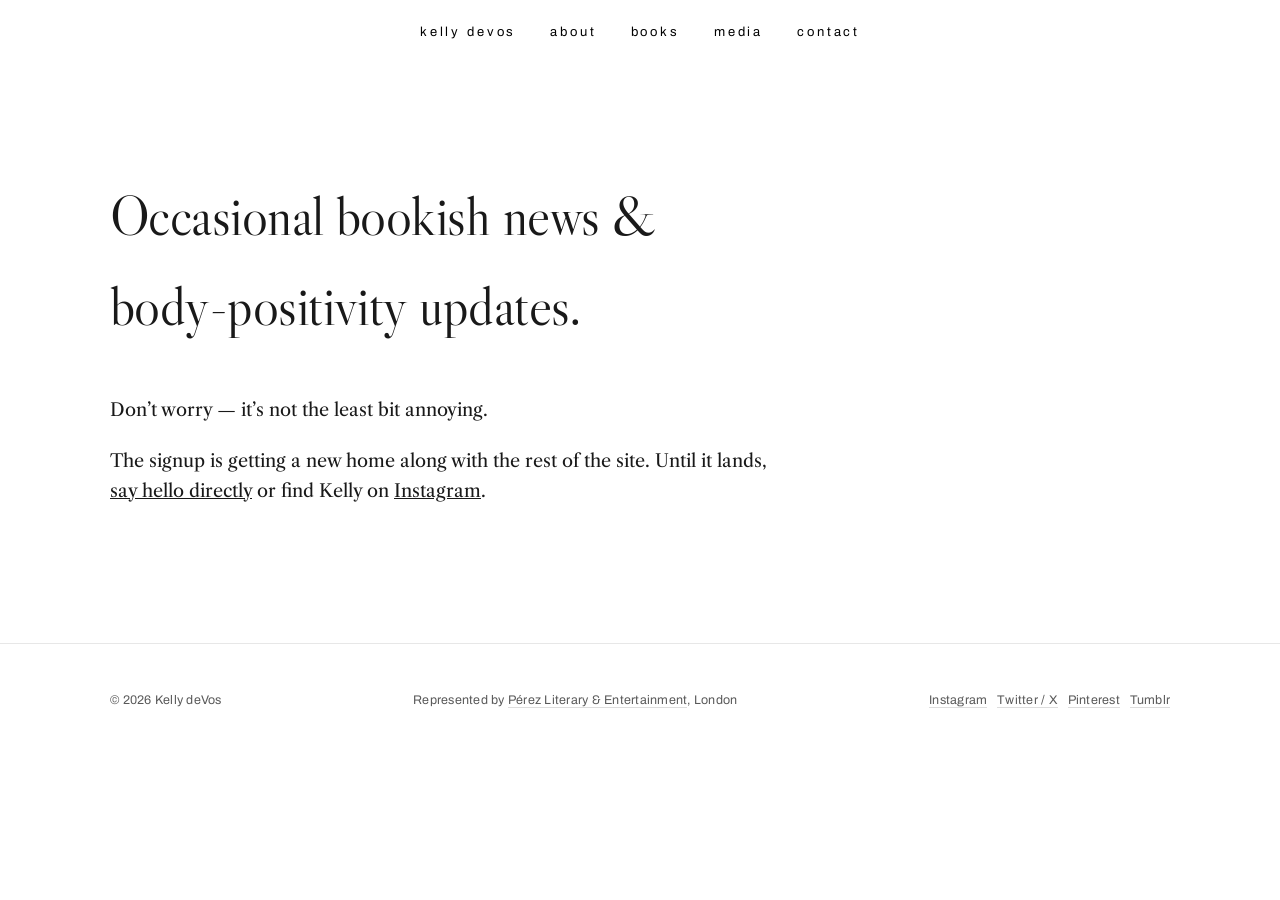
<file: docs/subscribe/index.html>
<!DOCTYPE html>
<html lang="en">
<head>
<meta charset="utf-8">
<meta name="viewport" content="width=device-width, initial-scale=1">
<title>Subscribe — Kelly deVos</title>
<meta name="description" content="Sign up for Kelly deVos’s occasional author newsletter.">
<meta property="og:title" content="Subscribe — Kelly deVos">
<meta property="og:description" content="Sign up for Kelly deVos’s occasional author newsletter.">
<meta property="og:url" content="https://www.kellydevos.com/subscribe/">
<meta property="og:image" content="https://www.kellydevos.com/images/hero-portrait-900.jpg">
<meta name="twitter:card" content="summary_large_image">
<link rel="icon" href="../favicon.svg" type="image/svg+xml">
<link rel="preconnect" href="https://fonts.googleapis.com">
<link rel="preconnect" href="https://fonts.gstatic.com" crossorigin>
<link href="https://fonts.googleapis.com/css2?family=Archivo:wght@400;500&family=Libre+Caslon+Display&family=Libre+Caslon+Text:ital@0;1&display=swap" rel="stylesheet">
<style>
:root { --paper:#ffffff; --ink:#191919; --band:#e9e7e4; --mid:#595959; color-scheme: light; }
* { box-sizing: border-box; }
html { scroll-behavior: smooth; }
body { margin:0; background:var(--paper); color:var(--ink);
  font: 18px/1.65 'Libre Caslon Text', Georgia, 'Times New Roman', serif; }
h1,h2,h3 { font-family:'Libre Caslon Display','Libre Caslon Text',Georgia,serif; font-weight:400; letter-spacing:-0.01em; }
a { color: inherit; }
img { max-width:100%; height:auto; }

/* nav: floats on the hero, inverts over light bands */
nav.site { position:fixed; inset:0 0 auto 0; z-index:20; display:flex; justify-content:center; gap:clamp(14px,3vw,34px);
  padding:22px 16px; font-family:Archivo,Helvetica,Arial,sans-serif; font-size:13px; letter-spacing:.22em; text-transform:lowercase;
  color:#fff; }
nav.site.blend { mix-blend-mode:difference; }
html:not(.js) nav.site { mix-blend-mode:difference; }
body.no-hero nav.site { mix-blend-mode:difference; }
nav.site a { color:inherit; text-decoration:none; padding-bottom:3px; border-bottom:1px solid transparent; }
nav.site a:hover, nav.site a[aria-current] { border-bottom-color:currentColor; }
body.no-hero nav.site { position:fixed; }

main { display:block; }
.band { padding: clamp(60px,9vw,120px) clamp(20px,6vw,72px); }
.seam { height:14px; background:var(--ink); border-block:3px solid var(--paper); }
.band.gray { background: var(--band); }
.band.black { background: var(--ink); color: var(--paper); }
.measure { max-width: 1060px; margin: 0 auto; }
.prose { max-width: 62ch; }
.prose p { margin: 0 0 1.2em; }
.label { font-family:Archivo,Helvetica,Arial,sans-serif; font-size:12px; letter-spacing:.24em; text-transform:uppercase; color:var(--mid); }
.pub, .by { font-family:Archivo,Helvetica,Arial,sans-serif; font-size:13px; letter-spacing:.02em; color:var(--mid); }
.band.black .pub { color:#b5b5b5; }
.band.black .label { color:#b5b5b5; }
h2.display { font-size: clamp(2rem,4.4vw,3.2rem); margin:.2em 0 .6em; }

/* hero */
.hero { position:relative; height:100svh; min-height:560px; overflow:hidden; background:var(--ink); }
.hero img { position:absolute; inset:0; width:100%; height:100%; object-fit:cover; object-position:62% 30%; filter:grayscale(1); }
.hero .scrim { position:absolute; inset:0; background:linear-gradient(to top, rgba(10,10,10,.55) 0%, rgba(10,10,10,0) 45%); }
.hero .title { position:absolute; left:clamp(20px,6vw,72px); bottom:clamp(28px,6vh,64px); color:#fff; }
.hero .title h1 { font-size:clamp(3rem,7.5vw,6rem); margin:0; line-height:1.02; }
.hero .title p { font-family:Archivo,Helvetica,Arial,sans-serif; font-size:13px; letter-spacing:.3em; text-transform:lowercase; margin:.9em 0 0; color:#e6e3de; }
.hero .cue { position:absolute; left:50%; bottom:18px; transform:translateX(-50%); color:#fff; text-decoration:none; font-size:22px; line-height:1; padding:8px 14px; }
.hero .cue:hover { transform:translateX(-50%) translateY(3px); }
@media (prefers-reduced-motion: reduce) { .hero .cue:hover { transform:translateX(-50%); } }

/* photo plate bands */
.plate { padding:0; height:min(72vh,680px); overflow:hidden; position:relative; background:var(--ink); }
.plate img { width:100%; height:100%; object-fit:cover; filter:grayscale(1); display:block; }

/* books shelf (home) */
.shelf { display:grid; grid-template-columns:repeat(auto-fit,minmax(150px,1fr)); gap:clamp(18px,3vw,40px); margin-top:2.4rem; }
.shelf a { text-decoration:none; text-align:center; display:block; }
.shelf img { width:100%; max-width:210px; border-radius:50%; filter:grayscale(1); transition:filter .12s ease-out, transform .12s ease-out; }
.shelf a:hover img, .shelf a:focus-visible img { filter:none; transform:translateY(-4px); }
.shelf .t { display:block; margin-top:1rem; font-size:1.02rem; font-style:italic; }
.shelf .y { display:block; margin-top:.2rem; font-family:Archivo,sans-serif; font-size:11px; letter-spacing:.2em; color:#b5b5b5; }

/* praise */
.praise blockquote { margin:0 0 2.6rem; padding:0; }
.praise .q { font-size:clamp(1.3rem,2.4vw,1.75rem); line-height:1.5; font-style:italic; max-width:28em; }
.praise .by { margin-top:.9rem; }
.praise .by { font-size:13px; }

/* books page */
.book { padding: clamp(60px,8vw,110px) clamp(20px,6vw,72px); }
.book:nth-of-type(even) { background:var(--band); }
.book .inner { max-width:1060px; margin:0 auto; display:grid; grid-template-columns:minmax(180px,260px) 1fr; gap:clamp(28px,5vw,64px); align-items:start; }
.book img.cover { width:100%; border-radius:50%; filter:grayscale(1); transition:filter .12s ease-out; }
.book:hover img.cover, .book:focus-within img.cover { filter:none; }
.book h2 { font-size:clamp(1.9rem,3.6vw,2.8rem); margin:0 0 .25em; }
.book .pub { margin:0 0 1.4rem; }
.book details { margin:.4rem 0 1.6rem; }
.book summary { cursor:pointer; font-family:Archivo,sans-serif; font-size:13px; letter-spacing:.04em; color:var(--mid); }
.book summary:hover { color:var(--ink); }
.linkrow { display:flex; flex-wrap:wrap; gap:.4rem 1.6rem; padding:0; margin:0 0 1rem; list-style:none;
  font-family:Archivo,sans-serif; font-size:13px; letter-spacing:.03em; }
.linkrow a { text-decoration:none; border-bottom:1px solid #00000033; padding-bottom:2px; }
.linkrow a:hover { border-bottom-color:var(--ink); }
.news { margin:.4rem 0 0; padding:0; list-style:none; }
.news li { padding:.45rem 0; border-top:1px solid #00000014; }
.news a { text-decoration:none; }
.news a:hover em { border-bottom:1px solid var(--ink); }
.news em { font-style:italic; }
.news .src { font-family:Archivo,sans-serif; font-size:11px; letter-spacing:.14em; text-transform:uppercase; color:var(--mid); margin-left:.6em; }

/* media page */
.presslist { margin:2rem 0 0; padding:0; list-style:none; max-width:46em; }
.presslist li { padding:1.1rem 0; border-top:1px solid #00000018; }
.presslist a { text-decoration:none; font-size:clamp(1.15rem,2vw,1.45rem); font-style:italic; line-height:1.5; }
.presslist a:hover { border-bottom:1px solid var(--ink); }
.presslist .src { display:block; margin-top:.3rem; text-transform:none; letter-spacing:.04em; }

/* about */
.about-grid { max-width:1060px; margin:0 auto; display:grid; grid-template-columns:minmax(220px,420px) 1fr; gap:clamp(28px,5vw,72px); align-items:start; }
.about-grid img { width:100%; filter:grayscale(1); }

/* contact */
.doors { display:grid; grid-template-columns:repeat(auto-fit,minmax(230px,1fr)); gap:clamp(24px,4vw,56px); margin-top:2.2rem; }
.doors h2 { font-size:1.3rem; margin:0 0 .6rem; font-family:'Libre Caslon Display',Georgia,serif; font-weight:400; }
.doors ul { margin:0; padding:0; list-style:none; }
.doors li { padding:.3rem 0; }
.doors a { text-decoration:none; border-bottom:1px solid #00000033; }
.doors a:hover { border-bottom-color:var(--ink); }

/* cta band */
.cta { text-align:center; }
.cta .btn { display:inline-block; margin-top:1.8rem; font-family:Archivo,sans-serif; font-size:13px; letter-spacing:.24em; text-transform:uppercase;
  color:var(--paper); border:1px solid var(--paper); padding:16px 34px; text-decoration:none; transition:background .2s ease-out,color .2s ease-out; }
.cta .btn:hover { background:var(--paper); color:var(--ink); }

footer.site { padding:46px clamp(20px,6vw,72px) 60px; border-top:1px solid #00000018; }
footer.site .measure { display:flex; flex-wrap:wrap; gap:14px 36px; justify-content:space-between; align-items:baseline; }
footer.site, footer.site a { font-family:Archivo,sans-serif; font-size:12.5px; letter-spacing:.02em; color:var(--mid); }
footer.site a { text-decoration:none; border-bottom:1px solid #00000022; }
footer.site a:hover { color:var(--ink); }

/* reveal: one slow fade-up per band, first reveal only */
html.js .reveal { opacity:0; transform:translateY(18px); transition:opacity .7s ease-out, transform .7s ease-out; }
html.js .reveal.in { opacity:1; transform:none; }
@media (prefers-reduced-motion: reduce) {
  html.js .reveal { opacity:1; transform:none; transition:none; }
  html { scroll-behavior:auto; }
  .shelf img, .book img.cover { transition:none; }
}
:focus-visible { outline:2px solid var(--ink); outline-offset:3px; border-radius:2px; }
.band.black :focus-visible, .hero :focus-visible, nav.site :focus-visible { outline-color:#fff; }
::selection { background:var(--ink); color:var(--paper); }

@media (max-width: 760px) {
  .book .inner, .about-grid { grid-template-columns:1fr; }
  .book img.cover { max-width:240px; }
  .hero img { object-position:60% 22%; }
  nav.site { gap:14px; font-size:12px; letter-spacing:.16em; }
  .shelf { grid-template-columns:repeat(2,1fr); }
  .shelf a:nth-child(5) { grid-column:1 / -1; max-width:230px; margin:0 auto; }
}
</style>
</head>
<body class="no-hero">
<nav class="site" aria-label="Site">
  <a href="../" >kelly deVos</a>
  <a href="../about/" >about</a>
  <a href="../my-books/" >books</a>
  <a href="../media/" >media</a>
  <a href="../contact-me/" >contact</a>
</nav>
<main>

<section class="band" style="padding-top:clamp(110px,14vh,150px);min-height:52vh">
  <div class="measure reveal">
    <h1 class="display" style="font-size:clamp(2.2rem,4.6vw,3.4rem)">Occasional bookish news &amp;<br>body-positivity updates.</h1>
    <div class="prose">
      <p>Don&rsquo;t worry &mdash; it&rsquo;s not the least bit annoying.</p>
      <p>The signup is getting a new home along with the rest of the site. Until it
           lands, <a href="../contact-me/">say hello directly</a> or find Kelly on
           <a href="https://www.instagram.com/kellydevos/">Instagram</a>.</p>
    </div>
  </div>
</section>

</main>
<footer class="site">
  <div class="measure reveal">
    <span>&copy; 2026 Kelly deVos</span>
    <span>Represented by <a href="https://www.perezliterary.com/">P&eacute;rez Literary &amp; Entertainment</a>, London</span>
    <span><a href="https://www.instagram.com/kellydevos/">Instagram</a> &nbsp; <a href="https://twitter.com/KdeVosAuthor">Twitter / X</a> &nbsp; <a href="https://www.pinterest.com/kellydevos/">Pinterest</a> &nbsp; <a href="http://kellydevosauthor.tumblr.com">Tumblr</a></span>
    
  </div>
</footer>
<script>
(function(){
  document.documentElement.classList.add('js');
  var nav=document.querySelector('nav.site');
  var hero=document.querySelector('.hero');
  if(nav&&hero&&'IntersectionObserver' in window){
    new IntersectionObserver(function(e){
      nav.classList.toggle('blend', !e[0].isIntersecting);
    },{rootMargin:'-40px 0px 0px 0px'}).observe(hero);
  } else if(nav){ nav.classList.add('blend'); }
  var rm=matchMedia('(prefers-reduced-motion: reduce)').matches;
  var els=document.querySelectorAll('.reveal');
  if(rm||!('IntersectionObserver' in window)){ els.forEach(function(el){el.classList.add('in');}); return; }
  var io=new IntersectionObserver(function(entries){
    entries.forEach(function(en){ if(en.isIntersecting){ en.target.classList.add('in'); io.unobserve(en.target); } });
  },{threshold:.12});
  els.forEach(function(el){ io.observe(el); });
})();
</script>
</body>
</html>
</file>
